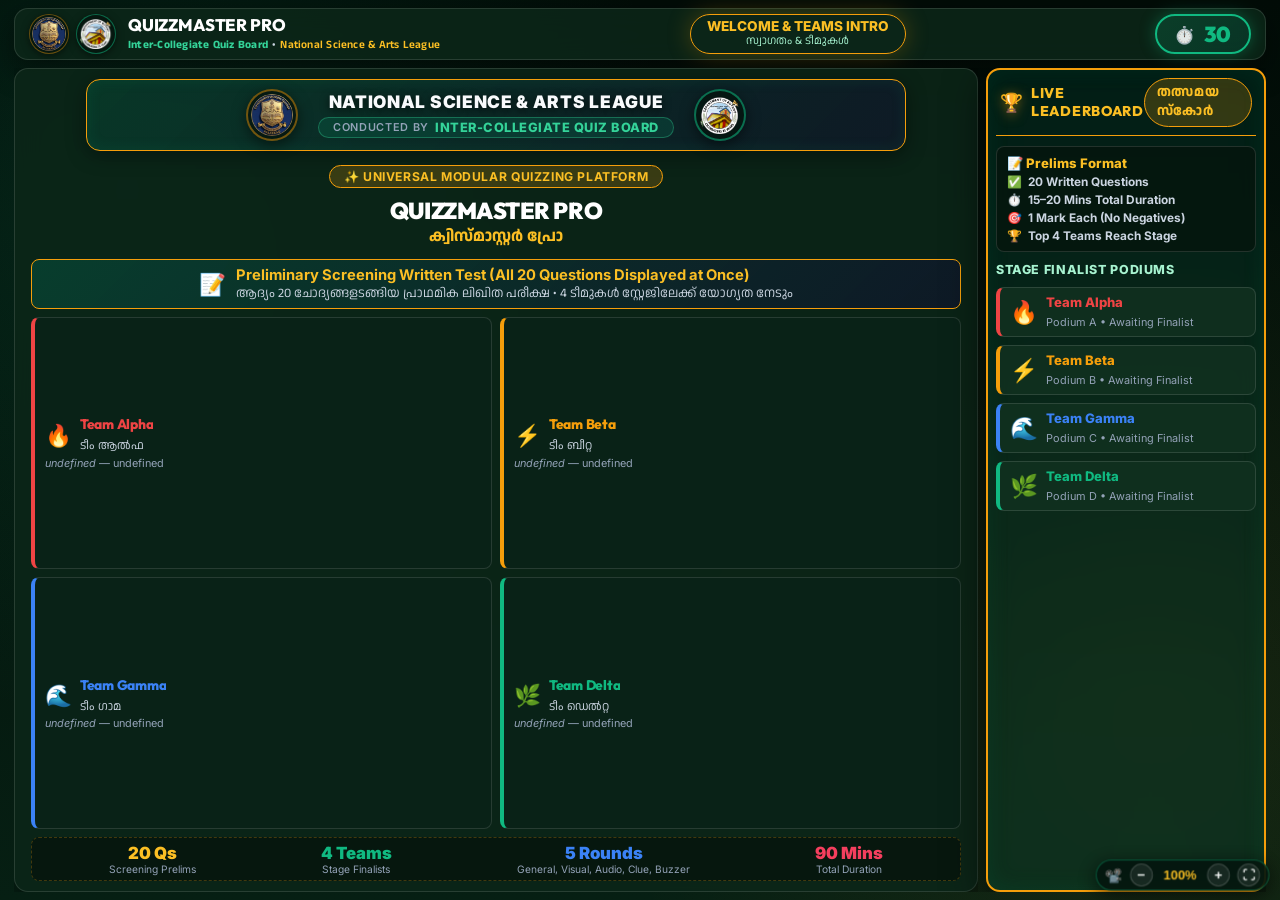
<file: index.html>
<!DOCTYPE html>
<html lang="en">
<head>
    <meta charset="UTF-8">
    <meta name="viewport" content="width=device-width, initial-scale=1.0">
    <title>The Sahyadri Wildlife Quiz 2026 | Public Projection Screen</title>
        <link rel="preconnect" href="https://fonts.googleapis.com">
    <link rel="preconnect" href="https://fonts.gstatic.com" crossorigin>
    <link href="https://fonts.googleapis.com/css2?family=Anek+Malayalam:wght@300;400;500;600;700;800&family=Outfit:wght@400;600;700;800;900&family=Inter:wght@400;500;600;700&display=swap" rel="stylesheet">
    <link rel="stylesheet" href="css/common.css?v=65">
    <link rel="stylesheet" href="css/public.css?v=65">
</head>
<body>
    <div class="public-container">
        <!-- Top Navigation & Stage HUD -->
        <header class="public-header glass-panel">
            <div class="brand-section">
                <div class="brand-institution-logos" id="publicBrandLogos">
                    <img src="assets/branding/gvc_college_emblem_512.png" alt="Primary Logo" class="brand-logo-img emblem-college" id="publicLogoPrimary" />
                    <img src="assets/branding/gvc_botany_logo.png" alt="Secondary Logo" class="brand-logo-img emblem-botany" id="publicLogoSecondary" />
                </div>
                <div class="brand-title">
                    <h1 id="publicQuizTitle">THE SAHYADRI WILDLIFE QUIZ</h1>
                    <p class="brand-conducted-by" id="publicBrandConductedBy">
                        <span class="inst-dept" id="publicDeptText">Department of Botany</span> • <span class="inst-college" id="publicInstText">Govt. Victoria College, Palakkad</span>
                    </p>
                </div>
            </div>

            <div class="round-info-pill" id="roundInfoPill">
                <span class="round-title-main" id="roundTitleEn">Stage Finals</span>
                <span class="round-title-sub ml-text" id="roundTitleMl">സ്റ്റേജ് മത്സരങ്ങൾ</span>
            </div>

            <div class="timer-container">
                <div class="timer-box" id="timerBox">30</div>
            </div>
        </header>

        <!-- Main Stage Split Layout -->
        <main class="public-body">
            <!-- Left Main Stage Area -->
            <section class="stage-main" id="stageArea">
                <!-- Dynamically populated via public_app.js -->
            </section>

            <!-- Right Dedicated Live Scoreboard (Self-Contained) -->
            <aside class="stage-sidebar glass-panel" id="stageSidebar">
                <div class="scoreboard-header">
                    <div class="scoreboard-title-group">
                        <span class="scoreboard-header-icon">🏆</span>
                        <h3>Live Leaderboard</h3>
                    </div>
                    <span class="badge badge-gold ml-text">തത്സമയ സ്കോർ</span>
                </div>
                <div class="teams-list" id="teamsList">
                    <!-- Dynamically populated & sorted 4 team score cards -->
                </div>
                <div class="stage-sidebar-footer" id="sidebarFooter">
                    <!-- Scoring rules & stage status matrix -->
                </div>
            </aside>
        </main>
    </div>

    <!-- Discreet Floating Projector Zoom & Fullscreen Calibration HUD -->
    <div id="projectorZoomHud" class="projector-zoom-hud" title="Projector Screen Calibration">
        <span class="hud-icon">📽️</span>
        <button type="button" class="hud-btn" id="hudBtnZoomOut" onclick="adjustProjectorZoom(-0.05)" title="Zoom Out (-5%)">−</button>
        <span id="hudZoomText" class="hud-text" onclick="setProjectorZoom(1.0)" title="Click to reset to 100%">100%</span>
        <button type="button" class="hud-btn" id="hudBtnZoomIn" onclick="adjustProjectorZoom(0.05)" title="Zoom In (+5%)">+</button>
        <button type="button" class="hud-btn hud-btn-fit" onclick="togglePublicFullscreen()" title="Toggle True Borderless Fullscreen (F11)">⛶</button>
    </div>

    <!-- Core Scripts -->
    <script src="presets/sample_multimedia_quiz.js?v=66"></script>
    <script src="presets/sahyadri_wildlife_2026.js?v=66"></script>
    <script src="js/media_player.js?v=66"></script>
    <script src="js/sound_effects.js?v=66"></script>
    <script src="js/quiz_data.js?v=66"></script>
    <script src="js/quiz_state.js?v=66"></script>
    <script src="js/public_app.js?v=66"></script>
</body>
</html>
</file>
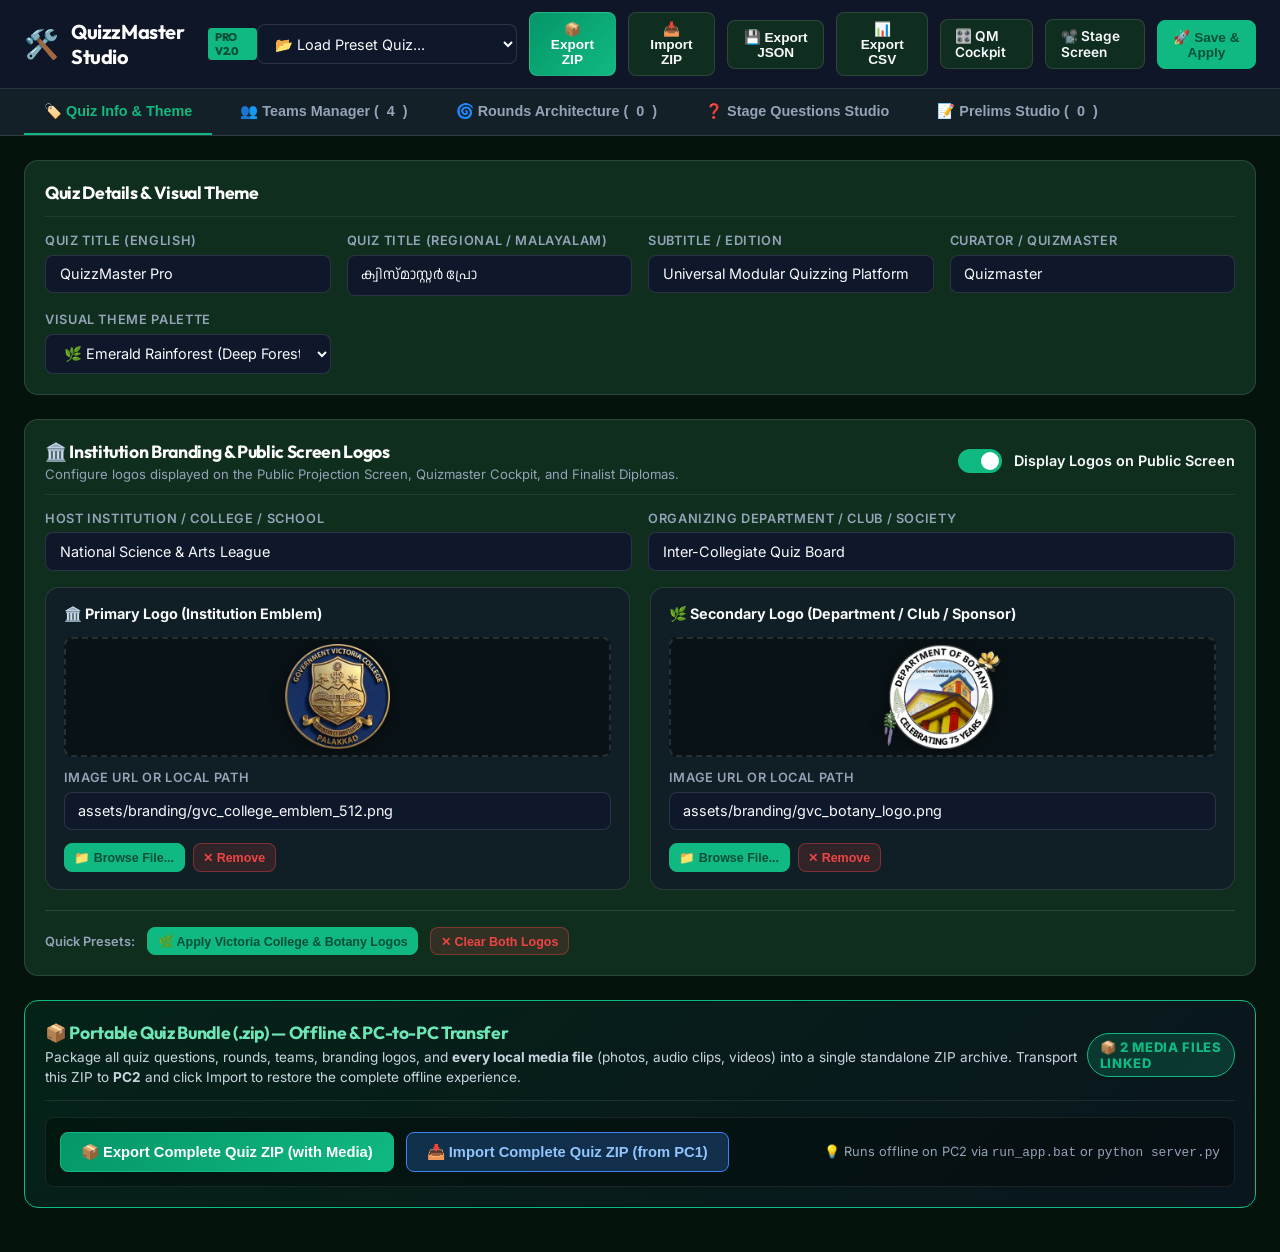
<file: builder.html>
<!DOCTYPE html>
<html lang="en">
<head>
    <meta charset="UTF-8">
    <meta name="viewport" content="width=device-width, initial-scale=1.0">
    <title>QuizzMaster Studio — Universal Quiz Builder & Configurator</title>
    <link rel="stylesheet" href="css/common.css">
    <link rel="stylesheet" href="css/builder.css">
</head>
<body>
    <!-- Top Header Navigation -->
    <header class="studio-header">
        <div class="brand-section">
            <span class="brand-icon">🛠️</span>
            <div>
                <h1 class="brand-title">QuizzMaster Studio <span class="brand-badge">Pro v2.0</span></h1>
            </div>
        </div>

        <div class="header-actions">
            <!-- Preset Selector -->
            <select id="presetSelector" class="form-select" style="max-width: 260px;" title="Load bundled preset">
                <option value="">📂 Load Preset Quiz...</option>
                <option value="sample_multimedia">✨ Sample Multi-Media Quiz (Image, Audio, Video, YouTube)</option>
                <option value="sahyadri_wildlife">🌿 Sahyadri Wildlife Quiz 2026 (Preserved Archive)</option>
                <option value="clean_blank">🧹 Clean Blank Quiz (Start from Scratch)</option>
            </select>

            <button type="button" class="btn" id="btnExportZip" style="background: linear-gradient(135deg, #059669, #10b981); color: #fff; font-weight: 700;" title="Export complete quiz including all media files as a portable ZIP for PC2">📦 Export ZIP</button>
            <button type="button" class="btn" id="btnImportZip" title="Import portable quiz package ZIP or JSON from another PC">📥 Import ZIP</button>
            <input type="file" id="fileImportZip" accept=".zip,.json" style="display:none;">

            <button type="button" class="btn" id="btnExportJson" title="Export complete quiz as JSON">💾 Export JSON</button>
            <button type="button" class="btn" id="btnExportCsv" title="Export questions as CSV">📊 Export CSV</button>

            <a href="qm_control.html" target="_blank" class="btn" title="Open Quizmaster Cockpit in new window">🎛️ QM Cockpit</a>
            <a href="index.html" target="_blank" class="btn" title="Open Public Stage Display in new window">📽️ Stage Screen</a>

            <button type="button" class="btn btn-primary" id="btnSaveApply" title="Save changes and broadcast live to all screens">🚀 Save & Apply</button>
        </div>
    </header>

    <!-- Sub-navigation Tabs -->
    <nav class="studio-tabs">
        <button type="button" class="tab-btn active" data-tab="tab-meta">🏷️ Quiz Info & Theme</button>
        <button type="button" class="tab-btn" data-tab="tab-teams">👥 Teams Manager (<span id="teamCountBadge">4</span>)</button>
        <button type="button" class="tab-btn" data-tab="tab-rounds">🌀 Rounds Architecture (<span id="roundCountBadge">6</span>)</button>
        <button type="button" class="tab-btn" data-tab="tab-questions">❓ Stage Questions Studio</button>
        <button type="button" class="tab-btn" data-tab="tab-prelims">📝 Prelims Studio (<span id="prelimCountBadge">0</span>)</button>
    </nav>

    <!-- Main Content Area -->
    <main class="studio-main">
        <!-- TAB 1: METADATA & THEME -->
        <section id="tab-meta" class="tab-pane active">
            <div class="studio-card">
                <div class="card-header">
                    <h2 class="card-title">Quiz Details & Visual Theme</h2>
                </div>
                <div class="form-grid">
                    <div class="form-group">
                        <label class="form-label" for="metaTitle">Quiz Title (English)</label>
                        <input type="text" id="metaTitle" class="form-input" placeholder="e.g. Annual Inter-Collegiate Quiz 2026">
                    </div>
                    <div class="form-group">
                        <label class="form-label" for="metaTitleMl">Quiz Title (Regional / Malayalam)</label>
                        <input type="text" id="metaTitleMl" class="form-input ml-text" placeholder="e.g. വാർഷിക ക്വിസ് മത്സരം 2026">
                    </div>
                    <div class="form-group">
                        <label class="form-label" for="metaSubtitle">Subtitle / Edition</label>
                        <input type="text" id="metaSubtitle" class="form-input" placeholder="e.g. College Level Championship">
                    </div>
                    <div class="form-group">
                        <label class="form-label" for="metaCurator">Curator / Quizmaster</label>
                        <input type="text" id="metaCurator" class="form-input" placeholder="e.g. Department of Botany / Wildlife Club">
                    </div>
                    <div class="form-group">
                        <label class="form-label" for="metaTheme">Visual Theme Palette</label>
                        <select id="metaTheme" class="form-select">
                            <option value="emerald">🌿 Emerald Rainforest (Deep Forest Green & Gold)</option>
                            <option value="sapphire">🌊 Oceanic Sapphire (Deep Navy & Electric Cyan)</option>
                            <option value="obsidian">🌋 Volcanic Obsidian (Crimson & Rose Gold)</option>
                            <option value="amethyst">🔮 Royal Amethyst (Deep Purple & Radiant Violet)</option>
                            <option value="slate">🏔️ Arctic Slate (Midnight Blue-Grey & Sky Blue)</option>
                            <option value="savanna">🦁 Golden Savanna (Warm Dusk Bronze & Amber)</option>
                            <option value="cyber">⚡ Cyberpunk Neon (Electric Purple & Neon Cyan)</option>
                            <option value="monochrome">🎩 Imperial Monochrome (Deep Charcoal & Regal Gold)</option>
                        </select>
                    </div>
                </div>
            </div>

            <!-- CARD 2: INSTITUTION & BRANDING LOGOS -->
            <div class="studio-card" style="margin-top: 1.5rem;">
                <div class="card-header">
                    <div>
                        <h2 class="card-title">🏛️ Institution Branding & Public Screen Logos</h2>
                        <p style="font-size: 0.82rem; color: var(--text-secondary); margin-top: 0.2rem;">
                            Configure logos displayed on the Public Projection Screen, Quizmaster Cockpit, and Finalist Diplomas.
                        </p>
                    </div>
                    <label class="toggle-switch-label">
                        <input type="checkbox" id="metaShowLogos" class="toggle-switch-input" checked>
                        <span>Display Logos on Public Screen</span>
                    </label>
                </div>

                <div class="form-grid" style="grid-template-columns: 1fr 1fr; margin-bottom: 1rem;">
                    <div class="form-group">
                        <label class="form-label" for="metaInstitution">Host Institution / College / School</label>
                        <input type="text" id="metaInstitution" class="form-input" placeholder="e.g. Government Victoria College, Palakkad">
                    </div>
                    <div class="form-group">
                        <label class="form-label" for="metaDepartment">Organizing Department / Club / Society</label>
                        <input type="text" id="metaDepartment" class="form-input" placeholder="e.g. Department of Botany">
                    </div>
                </div>

                <div class="branding-grid">
                    <!-- Primary Logo (Institution / Main Emblem) -->
                    <div class="logo-card">
                        <div class="logo-card-title">
                            <span>🏛️ Primary Logo (Institution Emblem)</span>
                        </div>
                        <div class="logo-preview-box" id="logoPrimaryPreview">
                            <div class="logo-placeholder">
                                <span>🏛️</span>
                                <span>No logo loaded</span>
                            </div>
                        </div>
                        <div class="form-group">
                            <label class="form-label" for="metaLogoPrimary">Image URL or Local Path</label>
                            <input type="text" id="metaLogoPrimary" class="form-input" placeholder="e.g. assets/branding/gvc_college_emblem_512.png">
                        </div>
                        <div class="logo-actions">
                            <button type="button" class="btn btn-sm btn-primary" id="btnUploadLogoPrimary">📁 Browse File...</button>
                            <input type="file" id="fileLogoPrimary" accept="image/*" style="display: none;">
                            <button type="button" class="btn btn-sm btn-danger" id="btnClearLogoPrimary">✕ Remove</button>
                        </div>
                    </div>

                    <!-- Secondary Logo (Department / Club / Sponsor) -->
                    <div class="logo-card">
                        <div class="logo-card-title">
                            <span>🌿 Secondary Logo (Department / Club / Sponsor)</span>
                        </div>
                        <div class="logo-preview-box" id="logoSecondaryPreview">
                            <div class="logo-placeholder">
                                <span>🌿</span>
                                <span>No logo loaded</span>
                            </div>
                        </div>
                        <div class="form-group">
                            <label class="form-label" for="metaLogoSecondary">Image URL or Local Path</label>
                            <input type="text" id="metaLogoSecondary" class="form-input" placeholder="e.g. assets/branding/gvc_botany_logo.png">
                        </div>
                        <div class="logo-actions">
                            <button type="button" class="btn btn-sm btn-primary" id="btnUploadLogoSecondary">📁 Browse File...</button>
                            <input type="file" id="fileLogoSecondary" accept="image/*" style="display: none;">
                            <button type="button" class="btn btn-sm btn-danger" id="btnClearLogoSecondary">✕ Remove</button>
                        </div>
                    </div>
                </div>

                <!-- Quick Presets Row -->
                <div style="display: flex; gap: 0.75rem; align-items: center; margin-top: 1.25rem; padding-top: 1rem; border-top: 1px solid var(--border-color); flex-wrap: wrap;">
                    <span style="font-size: 0.8rem; color: var(--text-secondary); font-weight: 600;">Quick Presets:</span>
                    <button type="button" class="btn btn-sm btn-primary" id="btnPresetGvcLogos">🌿 Apply Victoria College & Botany Logos</button>
                    <button type="button" class="btn btn-sm btn-danger" id="btnClearAllLogos">✕ Clear Both Logos</button>
                </div>
            </div>

            <!-- CARD 3: PORTABLE QUIZ BUNDLE (PC1 ➔ PC2 TRANSFER) -->
            <div class="studio-card" style="margin-top: 1.5rem; background: linear-gradient(135deg, rgba(6, 78, 59, 0.25), rgba(15, 23, 42, 0.55)); border: 1.5px solid #10B981;">
                <div class="card-header">
                    <div>
                        <h2 class="card-title" style="color: #6EE7B7;">📦 Portable Quiz Bundle (.zip) — Offline & PC-to-PC Transfer</h2>
                        <p style="font-size: 0.85rem; color: #CBD5E1; margin-top: 0.25rem; line-height: 1.45;">
                            Package all quiz questions, rounds, teams, branding logos, and <strong>every local media file</strong> (photos, audio clips, videos) into a single standalone ZIP archive. Transport this ZIP to <strong>PC2</strong> and click Import to restore the complete offline experience.
                        </p>
                    </div>
                    <span class="badge badge-emerald" id="bundleMediaCountBadge" style="font-size: 0.82rem; padding: 5px 12px; font-weight: 800;">
                        Media Ready
                    </span>
                </div>

                <div style="display: flex; gap: 12px; align-items: center; flex-wrap: wrap; margin-top: 0.5rem; padding: 14px; background: rgba(0,0,0,0.3); border-radius: 8px; border: 1px solid rgba(255,255,255,0.08);">
                    <button type="button" class="btn btn-primary" id="btnExportZipCard" style="background: linear-gradient(135deg, #059669, #10b981); color: #FFF; font-weight: 800; padding: 10px 20px; font-size: 0.92rem; display: inline-flex; align-items: center; gap: 8px;">
                        📦 Export Complete Quiz ZIP (with Media)
                    </button>
                    <button type="button" class="btn btn-secondary" id="btnImportZipCard" style="background: rgba(59, 130, 246, 0.25); border: 1.5px solid #3B82F6; color: #93C5FD; font-weight: 800; padding: 10px 20px; font-size: 0.92rem; display: inline-flex; align-items: center; gap: 8px;">
                        📥 Import Complete Quiz ZIP (from PC1)
                    </button>
                    <span style="font-size: 0.8rem; color: #94A3B8; margin-left: auto;">
                        💡 Runs offline on PC2 via <code>run_app.bat</code> or <code>python server.py</code>
                    </span>
                </div>
            </div>
        </section>

        <!-- TAB 2: TEAMS CONFIGURATION -->
        <section id="tab-teams" class="tab-pane">
            <div class="studio-card">
                <div class="card-header">
                    <h2 class="card-title">Participating Teams Configuration</h2>
                    <div style="display:flex; align-items:center; gap: 0.75rem;">
                        <span style="font-size: 0.85rem; color: var(--text-secondary);">Team Count:</span>
                        <input type="range" id="teamCountSlider" min="2" max="12" value="4" style="width: 120px; cursor: pointer;">
                        <span id="teamCountDisplay" style="font-weight: 700; color: var(--accent); min-width: 20px;">4</span>
                        <button type="button" class="btn btn-sm btn-primary" id="btnAddTeam">+ Add Team</button>
                    </div>
                </div>
                <div class="teams-grid" id="teamsContainer">
                    <!-- Dynamic Team Cards Injected by JS -->
                </div>
            </div>
        </section>

        <!-- TAB 3: ROUNDS CONFIGURATION -->
        <section id="tab-rounds" class="tab-pane">
            <div class="studio-card">
                <div class="card-header">
                    <h2 class="card-title">Rounds & Scoring Profiles</h2>
                    <button type="button" class="btn btn-sm btn-primary" id="btnAddRound">+ Add New Round</button>
                </div>
                <div class="rounds-list" id="roundsContainer">
                    <!-- Dynamic Round Cards Injected by JS -->
                </div>
            </div>
        </section>

        <!-- TAB 4: QUESTIONS & MEDIA STUDIO -->
        <section id="tab-questions" class="tab-pane">
            <div class="questions-layout">
                <!-- Sidebar: Question List for Selected Round -->
                <aside class="questions-sidebar">
                    <div class="form-group">
                        <label class="form-label" for="qRoundSelector">Active Round</label>
                        <select id="qRoundSelector" class="form-select">
                            <!-- Injected by JS -->
                        </select>
                    </div>
                    <div style="display: flex; justify-content: space-between; align-items: center; margin-top: 0.25rem;">
                        <span style="font-size: 0.8rem; color: var(--text-secondary);">Questions in Round:</span>
                        <button type="button" class="btn btn-sm btn-primary" id="btnAddQuestion">+ Add</button>
                    </div>
                    <div class="question-nav-list" id="questionNavList">
                        <!-- Injected by JS -->
                    </div>
                </aside>

                <!-- Main Form: Active Question Editor -->
                <div class="studio-card" id="questionEditorCard">
                    <div class="card-header">
                        <div style="display: flex; align-items: center; gap: 0.75rem;">
                            <span class="round-type-pill" id="activeQuestionSerialBadge">R01-Q1</span>
                            <h2 class="card-title" id="activeQuestionHeading">Question Editor</h2>
                        </div>
                        <div style="display: flex; gap: 0.5rem;">
                            <button type="button" class="btn btn-sm btn-danger" id="btnDeleteQuestion">🗑️ Delete Question</button>
                        </div>
                    </div>

                    <!-- Question Prompts -->
                    <div class="form-grid" style="grid-template-columns: 1fr 1fr; margin-bottom: 1.25rem;">
                        <div class="form-group">
                            <label class="form-label" for="qTextEn">Question Prompt (English)</label>
                            <textarea id="qTextEn" class="form-textarea" placeholder="Enter question text here..."></textarea>
                        </div>
                        <div class="form-group">
                            <label class="form-label" for="qTextMl">Question Prompt (Regional / Malayalam)</label>
                            <textarea id="qTextMl" class="form-textarea ml-text" placeholder="ചോദ്യം ഇവിടെ ടൈപ്പ് ചെയ്യുക..."></textarea>
                        </div>
                    </div>

                    <!-- Question Media Slot -->
                    <div class="media-slot-box">
                        <div style="display: flex; justify-content: space-between; align-items: center;">
                            <label class="form-label" style="color: var(--accent);">📷 Question Media (Shown before/with question)</label>
                            <div style="display: flex; gap: 0.5rem; align-items: center;">
                                <select id="qMediaType" class="form-select" style="padding: 0.3rem 0.6rem; font-size: 0.85rem;">
                                    <option value="none">No Media (Text Only)</option>
                                    <option value="image">Image (JPG/PNG/WebP)</option>
                                    <option value="audio">Audio (MP3/WAV/Bioacoustic)</option>
                                    <option value="video">Local Video (MP4/WebM)</option>
                                    <option value="youtube">YouTube Video Clip</option>
                                </select>
                            </div>
                        </div>

                        <div id="qMediaFields" style="margin-top: 0.75rem; display: none;">
                            <div class="form-grid" style="grid-template-columns: 1fr auto auto;">
                                <div class="form-group" style="flex: 1;">
                                    <div style="display: flex; justify-content: space-between; align-items: center; margin-bottom: 0.35rem;">
                                        <label class="form-label" for="qMediaSrc" style="margin: 0;">Media URL / Local PC File / YouTube URL</label>
                                        <div style="display: flex; gap: 0.35rem; align-items: center;">
                                            <button type="button" class="btn btn-sm btn-secondary" id="btnUploadQMedia" style="padding: 2px 8px; font-size: 0.76rem; background: rgba(16, 185, 129, 0.2); border: 1px solid #10b981; color: #6ee7b7; font-weight: 600;" title="Choose local image or audio from this PC">📁 Choose from PC</button>
                                            <button type="button" class="btn btn-sm" id="btnClearQMedia" style="padding: 2px 7px; font-size: 0.74rem; background: rgba(239, 68, 68, 0.15); border: 1px solid #ef4444; color: #fca5a5;" title="Clear Media">✕ Clear</button>
                                            <input type="file" id="fileQMediaUpload" accept="image/*,audio/*,video/*" style="display: none;">
                                        </div>
                                    </div>
                                    <input type="text" id="qMediaSrc" class="form-input" placeholder="e.g. data:... or local file or https://youtu.be/xxx">
                                </div>
                                <div class="form-group yt-only-field" style="display:none; width: 100px;">
                                    <label class="form-label" for="qMediaYtStart">Start (Sec)</label>
                                    <input type="number" id="qMediaYtStart" class="form-input" min="0" placeholder="0">
                                </div>
                                <div class="form-group yt-only-field" style="display:none; width: 100px;">
                                    <label class="form-label" for="qMediaYtEnd">End (Sec)</label>
                                    <input type="number" id="qMediaYtEnd" class="form-input" min="0" placeholder="30">
                                </div>
                            </div>
                            <!-- Live Preview Area -->
                            <div class="media-preview-area" id="qMediaPreview">
                                <div class="media-preview-placeholder"><span>Preview will appear here</span></div>
                            </div>
                        </div>
                    </div>

                    <!-- Answers -->
                    <div class="form-grid" style="grid-template-columns: 1fr 1fr; margin-top: 1.25rem;">
                        <div class="form-group">
                            <label class="form-label" for="aTextEn">Answer (English / Scientific)</label>
                            <input type="text" id="aTextEn" class="form-input" placeholder="e.g. Malabar Giant Squirrel (Ratufa indica)">
                        </div>
                        <div class="form-group">
                            <label class="form-label" for="aTextMl">Answer (Regional / Malayalam)</label>
                            <input type="text" id="aTextMl" class="form-input ml-text" placeholder="e.g. മലയണ്ണാൻ">
                        </div>
                    </div>

                    <!-- Answer Media Slot -->
                    <div class="media-slot-box" style="margin-top: 1.25rem;">
                        <div style="display: flex; justify-content: space-between; align-items: center;">
                            <label class="form-label" style="color: #38bdf8;">🎬 Answer Media (Shown upon Answer Reveal)</label>
                            <select id="aMediaType" class="form-select" style="padding: 0.3rem 0.6rem; font-size: 0.85rem;">
                                <option value="none">No Media (Text Only)</option>
                                <option value="image">Image (High-Res Photograph)</option>
                                <option value="audio">Audio Track</option>
                                <option value="video">Local Video (MP4)</option>
                                <option value="youtube">YouTube Clip</option>
                            </select>
                        </div>

                        <div id="aMediaFields" style="margin-top: 0.75rem; display: none;">
                            <div class="form-grid" style="grid-template-columns: 1fr auto auto;">
                                <div class="form-group" style="flex: 1;">
                                    <div style="display: flex; justify-content: space-between; align-items: center; margin-bottom: 0.35rem;">
                                        <label class="form-label" for="aMediaSrc" style="margin: 0;">Answer Media URL / Local PC File / YouTube URL</label>
                                        <div style="display: flex; gap: 0.35rem; align-items: center;">
                                            <button type="button" class="btn btn-sm btn-secondary" id="btnUploadAMedia" style="padding: 2px 8px; font-size: 0.76rem; background: rgba(16, 185, 129, 0.2); border: 1px solid #10b981; color: #6ee7b7; font-weight: 600;" title="Choose local image or audio from this PC">📁 Choose from PC</button>
                                            <button type="button" class="btn btn-sm" id="btnClearAMedia" style="padding: 2px 7px; font-size: 0.74rem; background: rgba(239, 68, 68, 0.15); border: 1px solid #ef4444; color: #fca5a5;" title="Clear Media">✕ Clear</button>
                                            <input type="file" id="fileAMediaUpload" accept="image/*,audio/*,video/*" style="display: none;">
                                        </div>
                                    </div>
                                    <input type="text" id="aMediaSrc" class="form-input" placeholder="e.g. data:... or local file or https://youtu.be/xxx">
                                </div>
                                <div class="form-group a-yt-only-field" style="display:none; width: 100px;">
                                    <label class="form-label" for="aMediaYtStart">Start (Sec)</label>
                                    <input type="number" id="aMediaYtStart" class="form-input" min="0" placeholder="0">
                                </div>
                                <div class="form-group a-yt-only-field" style="display:none; width: 100px;">
                                    <label class="form-label" for="aMediaYtEnd">End (Sec)</label>
                                    <input type="number" id="aMediaYtEnd" class="form-input" min="0" placeholder="30">
                                </div>
                            </div>
                            <!-- Live Preview Area -->
                            <div class="media-preview-area" id="aMediaPreview">
                                <div class="media-preview-placeholder"><span>Answer preview will appear here</span></div>
                            </div>
                        </div>
                    </div>

                    <!-- Clues (For Clue Hunter Round) -->
                    <div id="cluesSection" style="margin-top: 1.25rem; display: none;">
                        <label class="form-label" style="color: var(--warning);">🕵️ Progressive Clues (Clue Hunter Mode)</label>
                        <div class="form-grid" style="grid-template-columns: 1fr 1fr; margin-top: 0.5rem;">
                            <div class="form-group">
                                <label class="form-label" for="clue1En">Clue 1 (+15 Pts)</label>
                                <input type="text" id="clue1En" class="form-input" placeholder="First obscure clue...">
                            </div>
                            <div class="form-group">
                                <label class="form-label" for="clue1Ml">Clue 1 (Malayalam)</label>
                                <input type="text" id="clue1Ml" class="form-input ml-text" placeholder="സൂചന 1...">
                            </div>
                            <div class="form-group">
                                <label class="form-label" for="clue2En">Clue 2 (+10 Pts)</label>
                                <input type="text" id="clue2En" class="form-input" placeholder="Second intermediate clue...">
                            </div>
                            <div class="form-group">
                                <label class="form-label" for="clue2Ml">Clue 2 (Malayalam)</label>
                                <input type="text" id="clue2Ml" class="form-input ml-text" placeholder="സൂചന 2...">
                            </div>
                            <div class="form-group">
                                <label class="form-label" for="clue3En">Clue 3 (+5 Pts)</label>
                                <input type="text" id="clue3En" class="form-input" placeholder="Third direct clue...">
                            </div>
                            <div class="form-group">
                                <label class="form-label" for="clue3Ml">Clue 3 (Malayalam)</label>
                                <input type="text" id="clue3Ml" class="form-input ml-text" placeholder="സൂചന 3...">
                            </div>
                        </div>
                    </div>

                    <!-- Facts & Notes -->
                    <div class="form-grid" style="grid-template-columns: 1fr 1fr; margin-top: 1.25rem;">
                        <div class="form-group">
                            <label class="form-label" for="factEn">Fun Fact / Background Explanation (English)</label>
                            <textarea id="factEn" class="form-textarea" placeholder="Extra ecological trivia or historical lore..."></textarea>
                        </div>
                        <div class="form-group">
                            <label class="form-label" for="factMl">Fun Fact (Regional / Malayalam)</label>
                            <textarea id="factMl" class="form-textarea ml-text" placeholder="അധിക വിവരങ്ങൾ..."></textarea>
                        </div>
                    </div>
                </div>
            </div>
        </section>

        <!-- TAB 5: PRELIMS SCREENING STUDIO -->
        <section id="tab-prelims" class="tab-pane">
            <div class="studio-card" style="margin-bottom: 1.25rem;">
                <div class="card-header">
                    <div>
                        <h2 class="card-title">📝 Preliminary Written Screening Architecture</h2>
                        <p style="font-size: 0.82rem; color: var(--text-secondary); margin-top: 0.2rem;">
                            Configure the preliminary written test: play questions to the hall, then reveal and explain answers later one-by-one.
                        </p>
                    </div>
                    <div style="display:flex; gap: 0.5rem; align-items:center; flex-wrap: wrap;">
                        <button type="button" class="btn btn-sm btn-primary" id="btnAddPrelim">+ Add Prelim Q</button>
                        <button type="button" class="btn btn-sm btn-primary" id="btnAddPrelimTB" style="background:#d97706; border-color:#f59e0b;">🚨 Add Tie-Breaker</button>
                        <button type="button" class="btn btn-sm" onclick="window.open('prelims_print.html', '_blank')" style="background: rgba(37,99,235,0.25); border: 1px solid #3b82f6; color: #93c5fd;">🖨️ Print Paper (A4)</button>
                    </div>
                </div>

                <div class="form-grid" style="grid-template-columns: repeat(auto-fit, minmax(180px, 1fr));">
                    <div class="form-group">
                        <label class="form-label" for="prelimTimerDuration">Timer per Question (Sec)</label>
                        <input type="number" id="prelimTimerDuration" class="form-input" value="30" min="5" max="300">
                    </div>
                    <div class="form-group">
                        <label class="form-label">Default Advance Mode</label>
                        <label class="toggle-switch-label" style="margin-top: 0.35rem;">
                            <input type="checkbox" id="prelimAutoAdvanceDefault" class="toggle-switch-input" checked>
                            <span>Auto-advance when timer completes</span>
                        </label>
                    </div>
                    <div class="form-group">
                        <label class="form-label">Regular Screening Questions</label>
                        <div id="prelimRegularCountDisplay" style="font-weight: 700; color: var(--accent); padding-top: 0.4rem;">0 Questions</div>
                    </div>
                    <div class="form-group">
                        <label class="form-label">Sudden-Death Tie-Breakers</label>
                        <div id="prelimTBCountDisplay" style="font-weight: 700; color: #f59e0b; padding-top: 0.4rem;">0 Questions</div>
                    </div>
                </div>
            </div>

            <!-- Prelims Questions Layout -->
            <div class="questions-layout">
                <!-- Sidebar: Prelim Question List -->
                <aside class="questions-sidebar">
                    <div style="display: flex; justify-content: space-between; align-items: center; margin-bottom: 0.5rem;">
                        <span style="font-size: 0.85rem; font-weight: 700; color: var(--text-primary);">Questions List:</span>
                        <span id="prelimTotalBadge" style="font-size: 0.75rem; background: rgba(16,185,129,0.2); color: #34d399; padding: 2px 8px; border-radius: 12px; font-weight: 700;">0 Total</span>
                    </div>
                    <div class="question-nav-list" id="prelimNavList" style="max-height: 520px; overflow-y: auto;">
                        <!-- Injected by JS -->
                    </div>
                </aside>

                <!-- Main Form: Active Prelim Question Editor -->
                <div class="studio-card" id="prelimEditorCard">
                    <div class="card-header">
                        <div style="display: flex; align-items: center; gap: 0.75rem;">
                            <span class="round-type-pill" id="activePrelimSerialBadge" style="background: #059669;">P01</span>
                            <h2 class="card-title" id="activePrelimHeading">Prelim Question Editor</h2>
                        </div>
                        <div style="display: flex; gap: 0.5rem; align-items: center;">
                            <label class="toggle-switch-label" style="font-size: 0.8rem; margin-right: 0.5rem;">
                                <input type="checkbox" id="prelimIsTiebreaker" class="toggle-switch-input">
                                <span style="color: #f59e0b; font-weight: 600;">🚨 Tie-Breaker</span>
                            </label>
                            <button type="button" class="btn btn-sm btn-danger" id="btnDeletePrelim">🗑️ Delete Question</button>
                        </div>
                    </div>

                    <!-- Question Prompts -->
                    <div class="form-grid" style="grid-template-columns: 1fr 1fr; margin-bottom: 1.25rem;">
                        <div class="form-group">
                            <label class="form-label" for="pQTextEn">Question Prompt (English)</label>
                            <textarea id="pQTextEn" class="form-textarea" placeholder="Enter prelim screening question text here..."></textarea>
                        </div>
                        <div class="form-group">
                            <label class="form-label" for="pQTextMl">Question Prompt (Regional / Malayalam)</label>
                            <textarea id="pQTextMl" class="form-textarea ml-text" placeholder="പ്രാഥമിക ചോദ്യം മലയാളത്തിൽ..."></textarea>
                        </div>
                    </div>

                    <!-- Question Media Slot -->
                    <div class="media-slot-box">
                        <div style="display: flex; justify-content: space-between; align-items: center;">
                            <label class="form-label" style="color: var(--accent);">📷 Question Visual / Audio Media (Shown during question presentation)</label>
                            <select id="pQMediaType" class="form-select" style="padding: 0.3rem 0.6rem; font-size: 0.85rem;">
                                <option value="none">No Media (Text Only)</option>
                                <option value="image">Image (Photograph / Diagram)</option>
                                <option value="audio">Audio Clip</option>
                                <option value="video">Local Video (MP4)</option>
                                <option value="youtube">YouTube Clip</option>
                            </select>
                        </div>

                        <div id="pQMediaFields" style="margin-top: 0.75rem; display: none;">
                            <div class="form-grid" style="grid-template-columns: 1fr auto auto;">
                                <div class="form-group" style="flex: 1;">
                                    <div style="display: flex; justify-content: space-between; align-items: center; margin-bottom: 0.35rem;">
                                        <label class="form-label" for="pQMediaSrc" style="margin: 0;">Question Media URL / Local PC File / YouTube URL</label>
                                        <div style="display: flex; gap: 0.35rem; align-items: center;">
                                            <button type="button" class="btn btn-sm btn-secondary" id="btnUploadPQMedia" style="padding: 2px 8px; font-size: 0.76rem; background: rgba(16, 185, 129, 0.2); border: 1px solid #10b981; color: #6ee7b7; font-weight: 600;" title="Choose local image or audio from this PC">📁 Choose from PC</button>
                                            <button type="button" class="btn btn-sm" id="btnClearPQMedia" style="padding: 2px 7px; font-size: 0.74rem; background: rgba(239, 68, 68, 0.15); border: 1px solid #ef4444; color: #fca5a5;" title="Clear Media">✕ Clear</button>
                                            <input type="file" id="filePQMediaUpload" accept="image/*,audio/*,video/*" style="display: none;">
                                        </div>
                                    </div>
                                    <input type="text" id="pQMediaSrc" class="form-input" placeholder="e.g. data:... or local file or https://youtu.be/xxx">
                                </div>
                                <div class="form-group p-q-yt-only" style="display:none; width: 100px;">
                                    <label class="form-label" for="pQMediaYtStart">Start (Sec)</label>
                                    <input type="number" id="pQMediaYtStart" class="form-input" min="0" placeholder="0">
                                </div>
                                <div class="form-group p-q-yt-only" style="display:none; width: 100px;">
                                    <label class="form-label" for="pQMediaYtEnd">End (Sec)</label>
                                    <input type="number" id="pQMediaYtEnd" class="form-input" min="0" placeholder="30">
                                </div>
                            </div>
                            <!-- Live Preview Area -->
                            <div class="media-preview-area" id="pQMediaPreview">
                                <div class="media-preview-placeholder"><span>Question media preview</span></div>
                            </div>
                        </div>
                    </div>

                    <!-- Answer Prompts -->
                    <div class="form-grid" style="grid-template-columns: 1fr 1fr; margin-top: 1.25rem; margin-bottom: 1.25rem;">
                        <div class="form-group">
                            <label class="form-label" for="pATextEn" style="color: var(--accent);">✓ Official Answer (English)</label>
                            <input type="text" id="pATextEn" class="form-input" placeholder="Enter official answer...">
                        </div>
                        <div class="form-group">
                            <label class="form-label" for="pATextMl" style="color: var(--accent);">✓ Official Answer (Regional / Malayalam)</label>
                            <input type="text" id="pATextMl" class="form-input ml-text" placeholder="ഔദ്യോഗിക ശരിയുത്തരം...">
                        </div>
                    </div>

                    <!-- Answer Media Slot (Revealed later one by one!) -->
                    <div class="media-slot-box">
                        <div style="display: flex; justify-content: space-between; align-items: center;">
                            <label class="form-label" style="color: #3b82f6;">🖼️ Answer Media (Revealed during Answer Phase)</label>
                            <select id="pAMediaType" class="form-select" style="padding: 0.3rem 0.6rem; font-size: 0.85rem;">
                                <option value="none">No Media (Text Only)</option>
                                <option value="image">Image (Answer Photograph)</option>
                                <option value="audio">Audio Clip</option>
                                <option value="video">Local Video (MP4)</option>
                                <option value="youtube">YouTube Clip</option>
                            </select>
                        </div>

                        <div id="pAMediaFields" style="margin-top: 0.75rem; display: none;">
                            <div class="form-grid" style="grid-template-columns: 1fr auto auto;">
                                <div class="form-group" style="flex: 1;">
                                    <div style="display: flex; justify-content: space-between; align-items: center; margin-bottom: 0.35rem;">
                                        <label class="form-label" for="pAMediaSrc" style="margin: 0;">Answer Media URL / Local PC File / YouTube URL</label>
                                        <div style="display: flex; gap: 0.35rem; align-items: center;">
                                            <button type="button" class="btn btn-sm btn-secondary" id="btnUploadPAMedia" style="padding: 2px 8px; font-size: 0.76rem; background: rgba(16, 185, 129, 0.2); border: 1px solid #10b981; color: #6ee7b7; font-weight: 600;" title="Choose local image or audio from this PC">📁 Choose from PC</button>
                                            <button type="button" class="btn btn-sm" id="btnClearPAMedia" style="padding: 2px 7px; font-size: 0.74rem; background: rgba(239, 68, 68, 0.15); border: 1px solid #ef4444; color: #fca5a5;" title="Clear Media">✕ Clear</button>
                                            <input type="file" id="filePAMediaUpload" accept="image/*,audio/*,video/*" style="display: none;">
                                        </div>
                                    </div>
                                    <input type="text" id="pAMediaSrc" class="form-input" placeholder="e.g. data:... or local file or https://youtu.be/xxx">
                                </div>
                                <div class="form-group p-a-yt-only" style="display:none; width: 100px;">
                                    <label class="form-label" for="pAMediaYtStart">Start (Sec)</label>
                                    <input type="number" id="pAMediaYtStart" class="form-input" min="0" placeholder="0">
                                </div>
                                <div class="form-group p-a-yt-only" style="display:none; width: 100px;">
                                    <label class="form-label" for="pAMediaYtEnd">End (Sec)</label>
                                    <input type="number" id="pAMediaYtEnd" class="form-input" min="0" placeholder="30">
                                </div>
                            </div>
                            <!-- Live Preview Area -->
                            <div class="media-preview-area" id="pAMediaPreview">
                                <div class="media-preview-placeholder"><span>Answer media preview</span></div>
                            </div>
                        </div>
                    </div>

                    <!-- Facts & Explanations -->
                    <div class="form-grid" style="grid-template-columns: 1fr 1fr; margin-top: 1.25rem;">
                        <div class="form-group">
                            <label class="form-label" for="pFactEn">Fun Fact / Background Explanation (English)</label>
                            <textarea id="pFactEn" class="form-textarea" placeholder="Interesting background trivia or explanation for answer phase..."></textarea>
                        </div>
                        <div class="form-group">
                            <label class="form-label" for="pFactMl">Fun Fact (Regional / Malayalam)</label>
                            <textarea id="pFactMl" class="form-textarea ml-text" placeholder="പ്രസക്ത വിവരണം..."></textarea>
                        </div>
                    </div>
                </div>
            </div>
        </section>
    </main>

    <!-- Status Toast Notification -->
    <div id="statusToast" class="status-toast">Quiz Updated & Synchronized!</div>

    <!-- Scripts -->
    <script src="js/vendor/jszip.min.js"></script>
    <script src="presets/sahyadri_wildlife_2026.js"></script>
    <script src="presets/sample_multimedia_quiz.js"></script>
    <script src="js/media_player.js"></script>
    <script src="js/quiz_data.js"></script>
    <script src="js/quiz_state.js"></script>
    <script src="js/builder_app.js?v=71"></script>
</body>
</html>
</file>
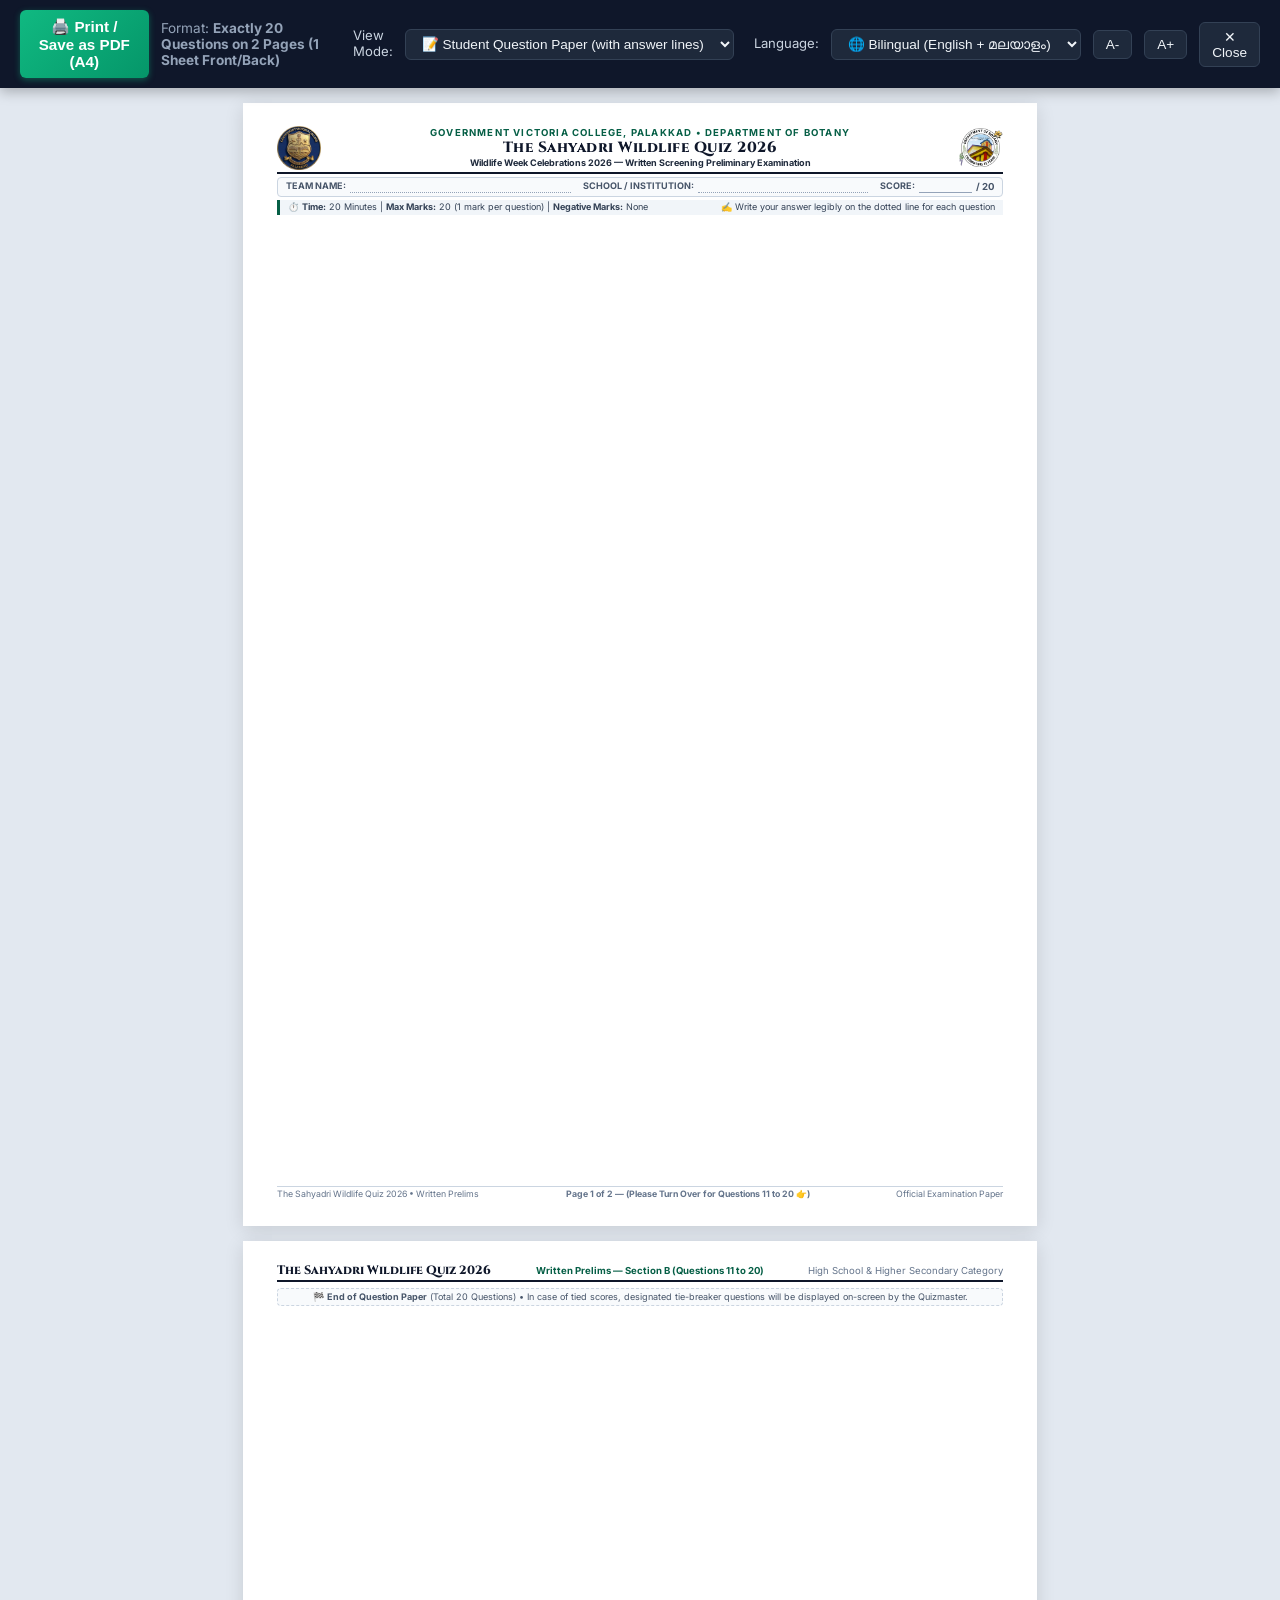
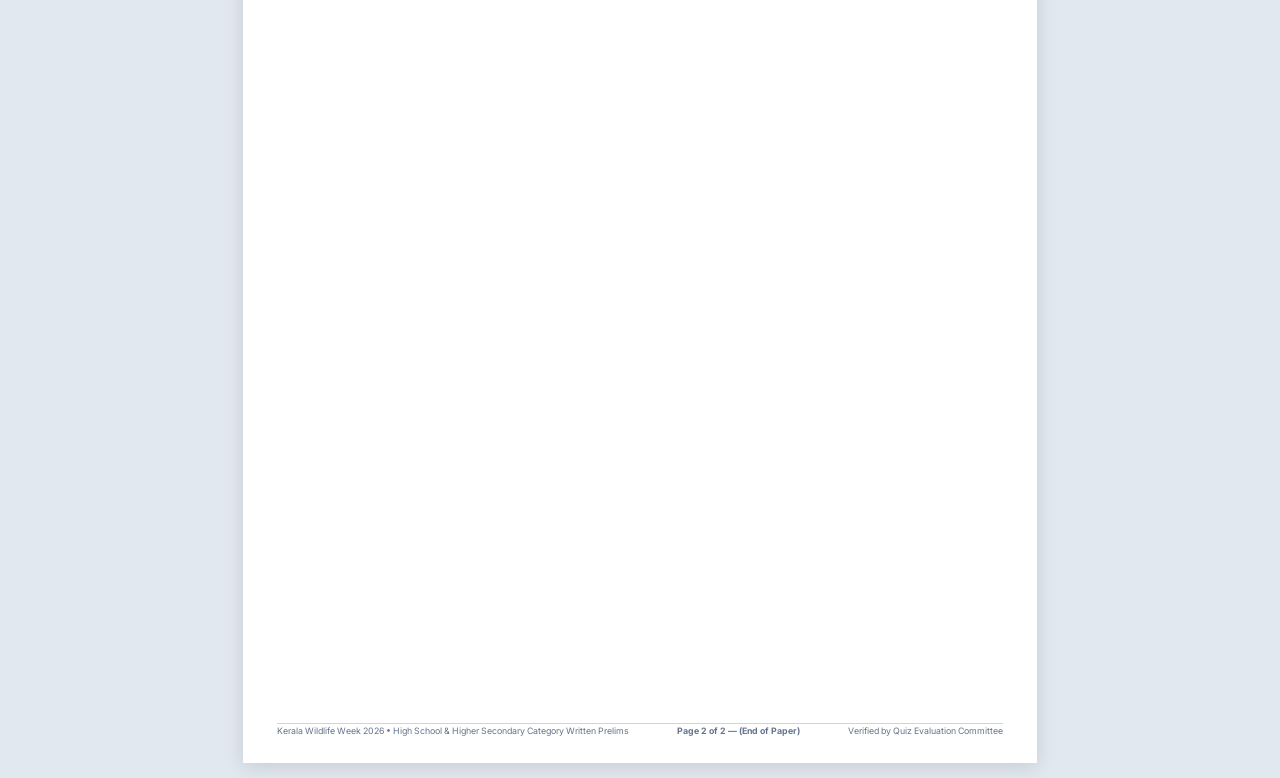
<file: prelims_print.html>
<!DOCTYPE html>
<html lang="en">
<head>
    <meta charset="UTF-8">
    <meta name="viewport" content="width=device-width, initial-scale=1.0">
    <title>Written Prelims Question Paper — The Sahyadri Wildlife Quiz 2026 (High School)</title>
    <link rel="preconnect" href="https://fonts.googleapis.com">
    <link rel="preconnect" href="https://fonts.gstatic.com" crossorigin>
    <link href="https://fonts.googleapis.com/css2?family=Cinzel:wght@700;800&family=Inter:wght@400;500;600;700&family=Manjari:wght@400;700&display=swap" rel="stylesheet">
    <style>
        /* =====================================================================
           A4 PROFESSIONAL EXAMINATION PRINT STYLESHEET
           STRICT SPECIFICATION: Exactly 20 Questions across Exactly 2 Pages (1 Sheet Front/Back)
           Page 1: Questions 1 to 10 (2 columns × 5 rows)
           Page 2: Questions 11 to 20 (2 columns × 5 rows)
           ===================================================================== */
        
        @page {
            size: A4 portrait;
            margin: 6mm 8mm 6mm 8mm;
        }

        :root {
            --text-dark: #0f172a;
            --text-muted: #334155;
            --text-ml: #1e293b;
            --border-color: #cbd5e1;
            --header-bg: #f8fafc;
            --accent-green: #065f46;
        }

        * {
            box-sizing: border-box;
            -webkit-print-color-adjust: exact;
            print-color-adjust: exact;
        }

        body {
            margin: 0;
            padding: 0;
            background: #e2e8f0;
            font-family: 'Inter', -apple-system, BlinkMacSystemFont, sans-serif;
            color: var(--text-dark);
            font-size: 7.7pt;
            line-height: 1.20;
        }

        /* Non-printing Floating Action Toolbar */
        .print-toolbar {
            position: sticky;
            top: 0;
            z-index: 1000;
            background: #0f172a;
            color: #ffffff;
            padding: 10px 20px;
            display: flex;
            justify-content: space-between;
            align-items: center;
            box-shadow: 0 4px 12px rgba(0,0,0,0.25);
            font-family: 'Inter', sans-serif;
        }
        .print-toolbar-group {
            display: flex;
            gap: 12px;
            align-items: center;
        }
        .btn-print {
            background: linear-gradient(135deg, #10b981, #059669);
            color: white;
            border: none;
            padding: 8px 18px;
            border-radius: 6px;
            font-weight: 700;
            font-size: 0.95rem;
            cursor: pointer;
            display: inline-flex;
            align-items: center;
            gap: 8px;
            box-shadow: 0 2px 6px rgba(16, 185, 129, 0.4);
            transition: all 0.2s;
        }
        .btn-print:hover {
            transform: translateY(-1px);
            box-shadow: 0 4px 12px rgba(16, 185, 129, 0.6);
        }
        .toolbar-select, .toolbar-btn {
            background: #1e293b;
            color: #f1f5f9;
            border: 1px solid #334155;
            padding: 6px 12px;
            border-radius: 6px;
            font-size: 0.85rem;
            cursor: pointer;
        }
        .toolbar-btn:hover, .toolbar-select:hover {
            background: #334155;
        }

        /* A4 Page Container */
        .page-sheet {
            width: 210mm;
            min-height: 297mm;
            height: 297mm;
            margin: 15px auto;
            background: #ffffff;
            padding: 6mm 9mm 7mm 9mm;
            box-shadow: 0 4px 18px rgba(0, 0, 0, 0.12);
            position: relative;
            display: flex;
            flex-direction: column;
            justify-content: space-between;
            overflow: hidden;
        }

        /* Top Header - Compact & Elegant */
        .exam-header {
            border-bottom: 2px solid #0f172a;
            padding-bottom: 2px;
            margin-bottom: 3px;
            text-align: center;
        }
        .exam-subhead {
            font-size: 6.8pt;
            letter-spacing: 1.2px;
            text-transform: uppercase;
            font-weight: 700;
            color: var(--accent-green);
            margin: 0;
        }
        .exam-title {
            font-family: 'Cinzel', serif;
            font-size: 12pt;
            font-weight: 800;
            margin: 1px 0;
            color: #0f172a;
            letter-spacing: 0.5px;
        }
        .exam-subtitle {
            font-size: 7.8pt;
            font-weight: 700;
            color: #1e293b;
            margin: 0 0 1px 0;
        }

        /* Candidate Details Strip - NO Chest No (Consolidated 3 fields) */
        .candidate-strip {
            display: grid;
            grid-template-columns: 3fr 3fr 1.2fr;
            border: 1px solid var(--border-color);
            background: var(--header-bg);
            border-radius: 4px;
            padding: 3px 8px;
            font-size: 7.4pt;
            margin-bottom: 3px;
            gap: 12px;
        }
        .candidate-field {
            display: flex;
            align-items: center;
            gap: 4px;
        }
        .candidate-label {
            font-weight: 700;
            color: #475569;
            text-transform: uppercase;
            font-size: 6.8pt;
            white-space: nowrap;
        }
        .candidate-line {
            flex-grow: 1;
            border-bottom: 1px dotted #94a3b8;
            height: 12px;
        }

        /* Instructions Bar - Ultra Compact */
        .instructions-bar {
            background: #f1f5f9;
            border-left: 3px solid var(--accent-green);
            padding: 2px 8px;
            font-size: 6.8pt;
            color: #334155;
            margin-bottom: 4px;
            display: flex;
            justify-content: space-between;
            align-items: center;
        }

        /* 2-Column Question Grid (5 Questions per column = 10 per page) */
        .questions-grid {
            display: grid;
            grid-template-columns: 1fr 1fr;
            gap: 4px 12px;
            flex-grow: 1;
            align-content: stretch;
        }

        /* Question Item Card */
        .q-card {
            border-bottom: 1px dotted #cbd5e1;
            padding-bottom: 2px;
            margin-bottom: 1px;
            page-break-inside: avoid;
            break-inside: avoid;
            display: flex;
            flex-direction: column;
            justify-content: space-between;
            gap: 1.5px;
        }
        .q-content {
            display: flex;
            flex-direction: column;
            gap: 1.5px;
        }
        .q-header {
            display: flex;
            align-items: baseline;
            gap: 4px;
        }
        .q-num {
            font-weight: 800;
            font-size: 8.2pt;
            color: #0f172a;
            min-width: 16px;
        }
        .q-serial {
            font-size: 6.2pt;
            font-weight: 700;
            background: #e2e8f0;
            color: #334155;
            padding: 0.5px 3.5px;
            border-radius: 3px;
            font-family: monospace;
        }
        .q-text-en {
            margin: 0;
            font-weight: 500;
            color: var(--text-dark);
            font-size: 7.7pt;
            line-height: 1.18;
        }
        .q-text-ml {
            margin: 0;
            font-family: 'Manjari', sans-serif;
            color: var(--text-ml);
            font-size: 7.4pt;
            line-height: 1.20;
            font-weight: 700;
        }
        
        /* Dedicated, generous write-in answer box */
        .q-answer-box {
            display: flex;
            align-items: baseline;
            gap: 4px;
            margin-top: 2px;
            padding-top: 1px;
        }
        .q-ans-label {
            font-size: 6.8pt;
            font-weight: 700;
            text-transform: uppercase;
            color: #475569;
            white-space: nowrap;
        }
        .q-ans-line {
            flex-grow: 1;
            border-bottom: 1.5px dotted #64748b;
            height: 12px;
        }
        .q-key-ans {
            display: none;
            background: #f0fdf4;
            border-left: 2px solid #16a34a;
            padding: 2px 6px;
            font-size: 7.2pt;
            font-weight: 700;
            color: #166534;
            margin-top: 1px;
        }

        /* Show Answers in Answer Key Mode */
        body.mode-key .q-key-ans {
            display: block;
        }
        body.mode-key .q-ans-line {
            display: none;
        }
        body.mode-key .q-ans-label {
            display: none;
        }

        /* Language Toggle Filters */
        body.lang-en .q-text-ml {
            display: none !important;
        }
        body.lang-ml .q-text-en {
            display: none !important;
        }

        /* Footer */
        .exam-footer {
            border-top: 1px solid #cbd5e1;
            padding-top: 2px;
            margin-top: 2px;
            font-size: 6.6pt;
            color: #64748b;
            display: flex;
            justify-content: space-between;
            align-items: center;
        }

        /* =====================================================================
           PRINT MEDIA QUERIES (Guaranteed Exactly 2-Page Fit)
           ===================================================================== */
        @media print {
            body {
                background: none !important;
                margin: 0 !important;
                padding: 0 !important;
            }
            .print-toolbar {
                display: none !important;
            }
            .page-sheet {
                box-shadow: none !important;
                margin: 0 !important;
                padding: 5mm 8mm 6mm 8mm !important;
                width: 100% !important;
                max-width: 100% !important;
                min-height: 100vh !important;
                height: 100vh !important;
                page-break-after: always !important;
                break-after: page !important;
            }
            .page-sheet:last-child {
                page-break-after: auto !important;
                break-after: auto !important;
            }
        }
    </style>
</head>
<body class="mode-student lang-bilingual">

    <!-- Non-printing Interactive Toolbar -->
    <div class="print-toolbar">
        <div class="print-toolbar-group">
            <button class="btn-print" onclick="window.print()">
                🖨️ Print / Save as PDF (A4)
            </button>
            <span style="font-size: 0.85rem; color: #94a3b8;">Format: <strong>Exactly 20 Questions on 2 Pages (1 Sheet Front/Back)</strong></span>
        </div>

        <div class="print-toolbar-group">
            <label style="font-size: 0.82rem; color: #cbd5e1;">View Mode:</label>
            <select class="toolbar-select" id="modeSelect" onchange="setPrintMode(this.value)">
                <option value="student">📝 Student Question Paper (with answer lines)</option>
                <option value="key">🔑 Quizmaster Master Key (with answers)</option>
            </select>

            <label style="font-size: 0.82rem; color: #cbd5e1; margin-left: 8px;">Language:</label>
            <select class="toolbar-select" id="langSelect" onchange="setLanguage(this.value)">
                <option value="bilingual">🌐 Bilingual (English + മലയാളം)</option>
                <option value="en">🇬🇧 English Only</option>
                <option value="ml">🇮🇳 മലയാളം Only</option>
            </select>

            <button class="toolbar-btn" onclick="adjustFontSize(-0.3)" title="Decrease font size">A-</button>
            <button class="toolbar-btn" onclick="adjustFontSize(0.3)" title="Increase font size">A+</button>
            <button class="toolbar-btn" onclick="window.close()" title="Close Print View">✕ Close</button>
        </div>
    </div>

    <!-- Container for dynamic generation -->
    <div id="pagesContainer"></div>

    <script src="js/quiz_data.js"></script>
    <script>
        function setPrintMode(mode) {
            document.body.classList.remove('mode-student', 'mode-key');
            document.body.classList.add('mode-' + mode);
        }

        function setLanguage(lang) {
            document.body.classList.remove('lang-bilingual', 'lang-en', 'lang-ml');
            document.body.classList.add('lang-' + lang);
        }

        let currentFontSize = 7.7;
        function adjustFontSize(delta) {
            currentFontSize = Math.max(6.5, Math.min(10.5, currentFontSize + delta));
            document.body.style.fontSize = currentFontSize + 'pt';
        }

        function renderExamPaper() {
            const container = document.getElementById('pagesContainer');
            // Strict filter: only non-tiebreaker questions (Questions 1 to 20)
            const prelims = (QUIZ_DATA.prelims || []).filter(q => !q.is_tiebreaker).slice(0, 20);
            
            // Exactly 10 questions per page: Page 1 = Q1-Q10, Page 2 = Q11-Q20
            const splitIndex = 10;
            const page1Questions = prelims.slice(0, splitIndex);
            const page2Questions = prelims.slice(splitIndex);

            const renderCard = (q, index) => `
                <div class="q-card">
                    <div class="q-content">
                        <div class="q-header">
                            <span class="q-num">${q.num || index + 1}.</span>
                            <span class="q-serial">${q.serial || q.serial_no || 'P' + String(index+1).padStart(2,'0')}</span>
                        </div>
                        <p class="q-text-en">${q.question_en || q.prompt_en || ''}</p>
                        <p class="q-text-ml">${q.question_ml || q.prompt_ml || ''}</p>
                    </div>
                    <div class="q-answer-box">
                        <span class="q-ans-label">Ans / ഉത്തരം:</span>
                        <div class="q-ans-line"></div>
                    </div>
                    <div class="q-key-ans">
                        ✓ Ans: ${q.answer_en || ''} <span style="font-family: 'Manjari';">(${q.answer_ml || ''})</span>
                    </div>
                </div>
            `;

            container.innerHTML = `
                <!-- =================== PAGE 1 (Front Side: Questions 1 to 10) =================== -->
                <div class="page-sheet">
                    <div>
                        <!-- Header with College & Botany Logos -->
                        <div class="exam-header" style="display: flex; align-items: center; justify-content: space-between; gap: 8px;">
                            <img src="assets/branding/gvc_college_emblem_512.png" style="height: 44px; width: 44px; object-fit: contain;" alt="GVC Emblem" />
                            <div style="flex: 1; text-align: center;">
                                <p class="exam-subhead" style="margin: 0; font-size: 7.2pt; font-weight: 700; color: #065f46; text-transform: uppercase;">Government Victoria College, Palakkad • Department of Botany</p>
                                <h1 class="exam-title" style="margin: 1px 0; font-size: 11pt;">The Sahyadri Wildlife Quiz 2026</h1>
                                <p class="exam-subtitle" style="margin: 0; font-size: 6.8pt;">Wildlife Week Celebrations 2026 — Written Screening Preliminary Examination</p>
                            </div>
                            <img src="assets/branding/gvc_botany_logo.png" style="height: 44px; width: 44px; object-fit: contain;" alt="Botany Logo" />
                        </div>

                        <!-- Candidate Strip (No Chest No) -->
                        <div class="candidate-strip">
                            <div class="candidate-field">
                                <span class="candidate-label">Team Name:</span>
                                <div class="candidate-line"></div>
                            </div>
                            <div class="candidate-field">
                                <span class="candidate-label">School / Institution:</span>
                                <div class="candidate-line"></div>
                            </div>
                            <div class="candidate-field">
                                <span class="candidate-label">Score:</span>
                                <div class="candidate-line" style="border-bottom-style: solid;"></div>
                                <span style="font-size: 7.2pt; color: #475569; font-weight: 700;">/ 20</span>
                            </div>
                        </div>

                        <!-- Instructions -->
                        <div class="instructions-bar">
                            <span>⏱️ <strong>Time:</strong> 20 Minutes | <strong>Max Marks:</strong> 20 (1 mark per question) | <strong>Negative Marks:</strong> None</span>
                            <span>✍️ Write your answer legibly on the dotted line for each question</span>
                        </div>

                        <!-- Questions 1 to 10 (2 Columns × 5 Rows) -->
                        <div class="questions-grid">
                            ${page1Questions.map((q, idx) => renderCard(q, idx)).join('')}
                        </div>
                    </div>

                    <!-- Page 1 Footer -->
                    <div class="exam-footer">
                        <span>The Sahyadri Wildlife Quiz 2026 • Written Prelims</span>
                        <span style="font-weight: 700;">Page 1 of 2 — (Please Turn Over for Questions 11 to 20 👉)</span>
                        <span>Official Examination Paper</span>
                    </div>
                </div>

                <!-- =================== PAGE 2 (Back Side: Questions 11 to 20) =================== -->
                <div class="page-sheet">
                    <div>
                        <!-- Compact Header on Page 2 -->
                        <div class="exam-header" style="padding-bottom: 2px; margin-bottom: 3px;">
                            <div style="display: flex; justify-content: space-between; align-items: baseline;">
                                <span style="font-family: 'Cinzel', serif; font-weight: 800; font-size: 9pt; color: #0f172a;">The Sahyadri Wildlife Quiz 2026</span>
                                <span style="font-size: 7.2pt; font-weight: 700; color: var(--accent-green);">Written Prelims — Section B (Questions 11 to 20)</span>
                                <span style="font-size: 7.2pt; color: #64748b;">High School & Higher Secondary Category</span>
                            </div>
                        </div>

                        <!-- Questions 11 to 20 (2 Columns × 5 Rows) -->
                        <div class="questions-grid">
                            ${page2Questions.map((q, idx) => renderCard(q, splitIndex + idx)).join('')}
                        </div>

                        <!-- Tie-Breaker Notice -->
                        <div style="margin-top: 3px; padding: 3px 6px; background: #f8fafc; border: 1px dashed #cbd5e1; border-radius: 4px; font-size: 6.8pt; color: #475569; text-align: center;">
                            🏁 <strong>End of Question Paper</strong> (Total 20 Questions) • In case of tied scores, designated tie-breaker questions will be displayed on-screen by the Quizmaster.
                        </div>
                    </div>

                    <!-- Page 2 Footer -->
                    <div class="exam-footer">
                        <span>Kerala Wildlife Week 2026 • High School & Higher Secondary Category Written Prelims</span>
                        <span style="font-weight: 700;">Page 2 of 2 — (End of Paper)</span>
                        <span>Verified by Quiz Evaluation Committee</span>
                    </div>
                </div>
            `;
        }

        window.addEventListener('DOMContentLoaded', renderExamPaper);
    </script>
</body>
</html>
</file>
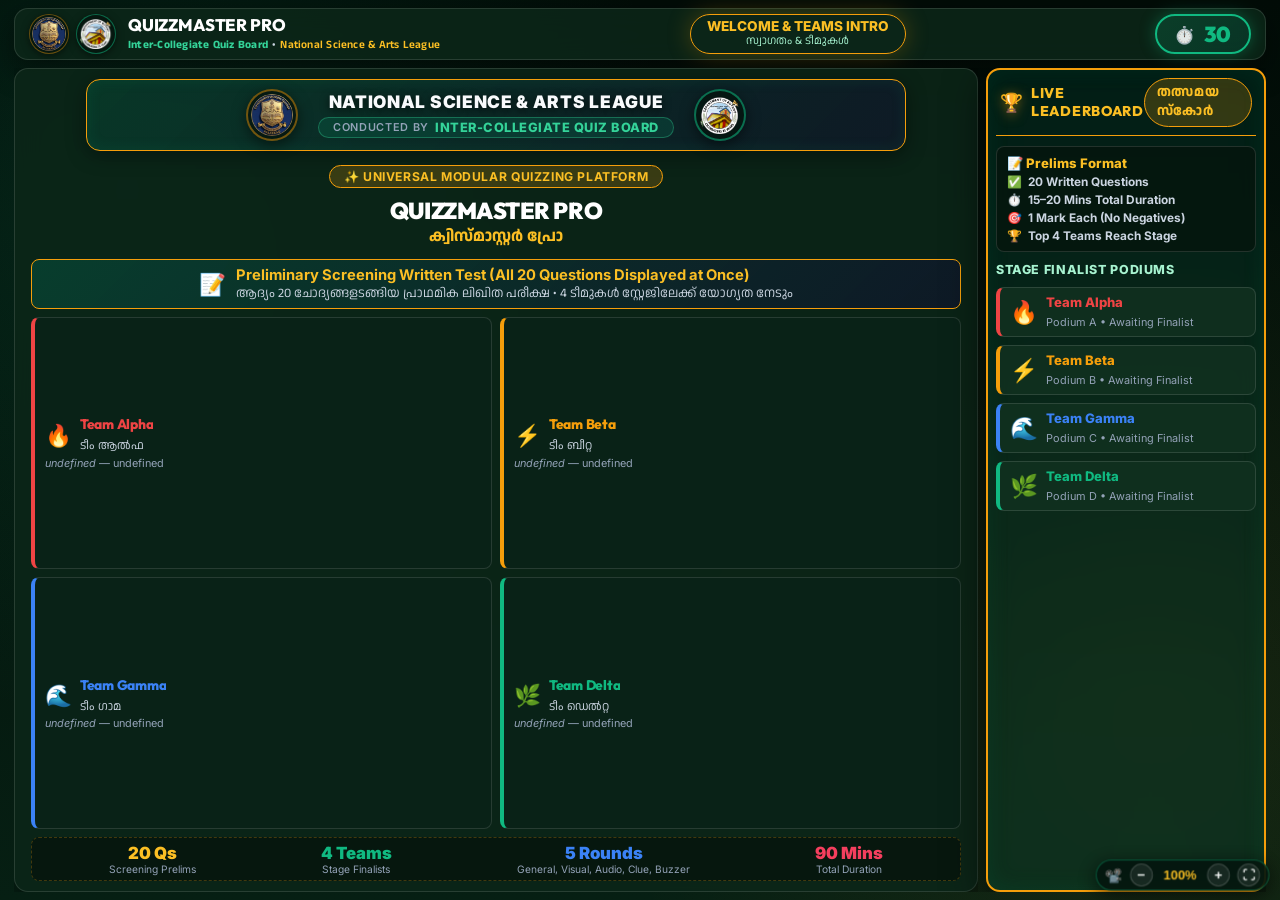
<file: public.html>
<!DOCTYPE html>
<html lang="en">
<head>
    <meta charset="UTF-8">
    <meta http-equiv="refresh" content="0; url=index.html">
    <title>Redirecting to Stage Screen...</title>
    <script>window.location.replace("index.html");</script>
</head>
<body style="background:#04140D; color:#fff; font-family:sans-serif; padding:2rem; text-align:center;">
    Redirecting to <a href="index.html" style="color:#10B981;">Public Stage Screen</a>...
</body>
</html>
</file>
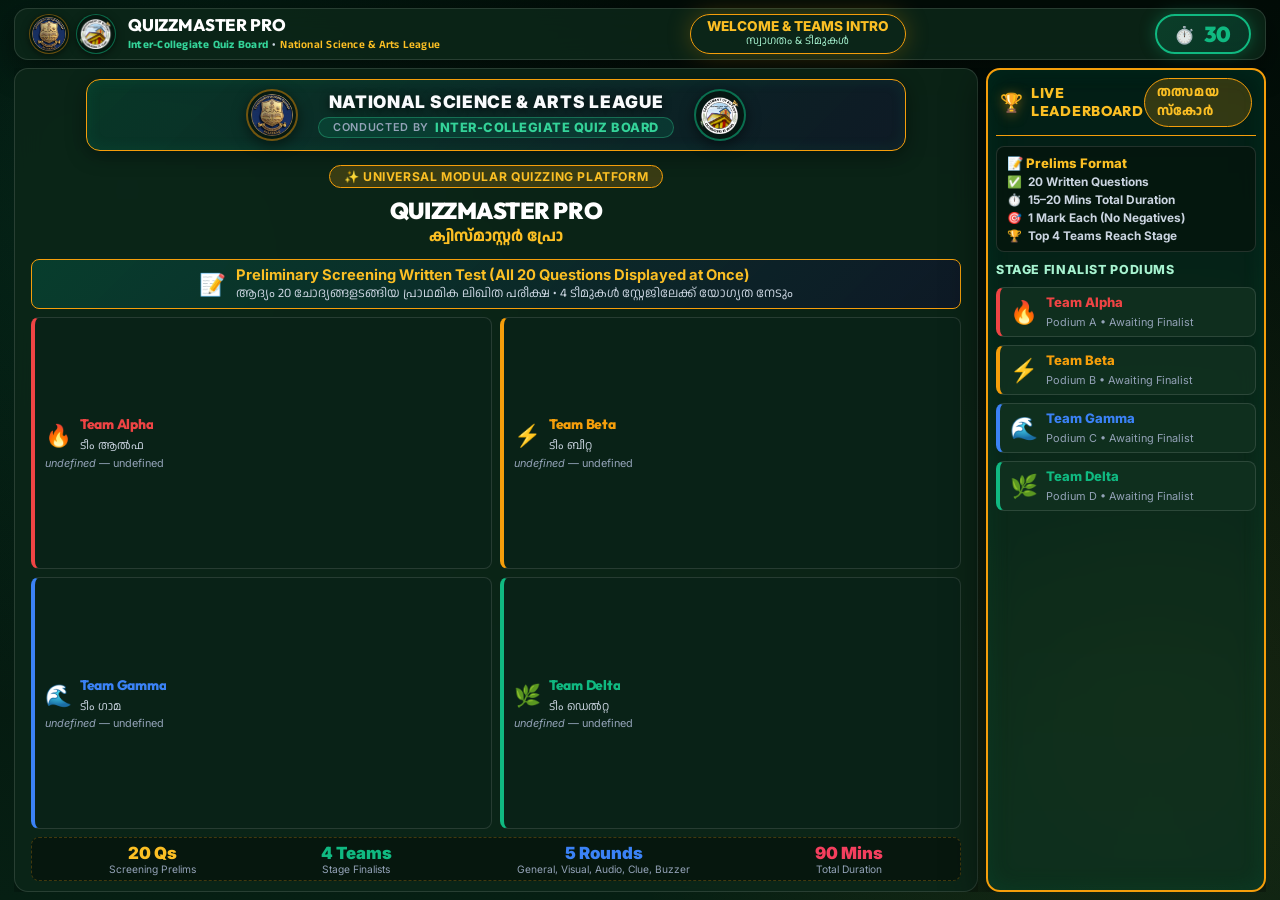
<file: public_display.html>
<!DOCTYPE html>
<html lang="en">
<head>
    <meta charset="UTF-8">
    <meta name="viewport" content="width=device-width, initial-scale=1.0">
    <title>The Sahyadri Wildlife Quiz 2026 | Public Projection Screen</title>
        <link rel="preconnect" href="https://fonts.googleapis.com">
    <link rel="preconnect" href="https://fonts.gstatic.com" crossorigin>
    <link href="https://fonts.googleapis.com/css2?family=Anek+Malayalam:wght@300;400;500;600;700;800&family=Outfit:wght@400;600;700;800;900&family=Inter:wght@400;500;600;700&display=swap" rel="stylesheet">
    <link rel="stylesheet" href="css/common.css?v=65">
    <link rel="stylesheet" href="css/public.css?v=65">
</head>
<body>
    <div class="public-container">
        <!-- Top Navigation & Stage HUD -->
        <header class="public-header glass-panel">
            <div class="brand-section">
                <div class="brand-institution-logos">
                    <img src="assets/branding/gvc_college_emblem_512.png" alt="Govt. Victoria College Palakkad" class="brand-logo-img emblem-college" title="Government Victoria College, Palakkad" />
                    <img src="assets/branding/gvc_botany_logo.png" alt="Department of Botany" class="brand-logo-img emblem-botany" title="Department of Botany, GVC Palakkad" />
                </div>
                <div class="brand-title">
                    <h1>THE SAHYADRI WILDLIFE QUIZ</h1>
                    <p class="brand-conducted-by">
                        <span class="inst-dept">Department of Botany</span> • <span class="inst-college">Govt. Victoria College, Palakkad</span>
                    </p>
                </div>
            </div>

            <div class="round-info-pill" id="roundInfoPill">
                <span class="round-title-main" id="roundTitleEn">Stage Finals</span>
                <span class="round-title-sub ml-text" id="roundTitleMl">സ്റ്റേജ് മത്സരങ്ങൾ</span>
            </div>

            <div class="timer-container">
                <div class="timer-box" id="timerBox">30</div>
            </div>
        </header>

        <!-- Main Stage Split Layout -->
        <main class="public-body">
            <!-- Left Main Stage Area -->
            <section class="stage-main" id="stageArea">
                <!-- Dynamically populated via public_app.js -->
            </section>

            <!-- Right Dedicated Live Scoreboard (Self-Contained) -->
            <aside class="stage-sidebar glass-panel" id="stageSidebar">
                <div class="scoreboard-header">
                    <div class="scoreboard-title-group">
                        <span class="scoreboard-header-icon">🏆</span>
                        <h3>Live Leaderboard</h3>
                    </div>
                    <span class="badge badge-gold ml-text">തത്സമയ സ്കോർ</span>
                </div>
                <div class="teams-list" id="teamsList">
                    <!-- Dynamically populated & sorted 4 team score cards -->
                </div>
                <div class="stage-sidebar-footer" id="sidebarFooter">
                    <!-- Scoring rules & stage status matrix -->
                </div>
            </aside>
        </main>
    </div>

    <!-- Core Scripts -->
    <script src="js/sound_effects.js?v=65"></script>
    <script src="js/quiz_data.js?v=65"></script>
    <script src="js/quiz_state.js?v=65"></script>
    <script src="js/public_app.js?v=65"></script>
</body>
</html>
</file>
<file: css/common.css>
/* Design Tokens & Global Styles */
@import url('https://fonts.googleapis.com/css2?family=Anek+Malayalam:wght@300;400;500;600;700;800&family=Outfit:wght@400;600;700;800;900&family=Inter:wght@400;500;600;700&display=swap');

/* ==========================================================================
   Curated High-Contrast Dark Themes for Stage & Projection
   ========================================================================== */

/* 1. Emerald Rainforest (Default) */
:root, [data-theme="emerald"] {
    --theme-name: 'emerald';
    --bg-dark: #04140D;
    --bg-canvas: #082115;
    --bg-panel: rgba(12, 38, 25, 0.88);
    --bg-card: rgba(16, 48, 32, 0.95);
    --bg-card-subtle: rgba(5, 23, 15, 0.92);
    --accent-primary: #10B981;
    --accent-dark: #064E3B;
    --accent-glow: rgba(16, 185, 129, 0.28);
    --border-accent: rgba(16, 185, 129, 0.4);
    --border-gold: #F59E0B;
    --border-subtle: rgba(245, 158, 11, 0.25);
    --border-card: rgba(255, 255, 255, 0.12);
    --border-emerald: #10B981;
    --text-white: #FFFFFF;
    --text-gold: #FBBF24;
    --text-mint: #A7F3D0;
    --text-muted: #94A3B8;
    --emerald-primary: #10B981;
    --emerald-dark: #064E3B;
    --amber-primary: #F59E0B;
    --sapphire-primary: #3B82F6;
    --ruby-primary: #EF4444;
    --gold-primary: #F59E0B;
    --radius-sm: 8px;
    --radius-md: 14px;
    --radius-lg: 20px;
    --shadow-glow: 0 0 25px rgba(245, 158, 11, 0.25);
    --shadow-card: 0 10px 30px rgba(0, 0, 0, 0.45);
    --font-heading: 'Outfit', sans-serif;
    --font-body: 'Inter', sans-serif;
    --font-ml: 'Anek Malayalam', 'Nirmala UI', sans-serif;
    --bg-gradient: radial-gradient(circle at 10% 20%, rgba(16, 185, 129, 0.12) 0%, transparent 40%), radial-gradient(circle at 90% 80%, rgba(245, 158, 11, 0.08) 0%, transparent 40%), linear-gradient(180deg, #020C07 0%, #061F13 100%);
    --answer-card-grad: linear-gradient(135deg, rgba(6, 78, 59, 0.92), rgba(15, 23, 42, 0.96));
}

/* 2. Midnight Oceanic / Deep Sapphire */
[data-theme="sapphire"] {
    --theme-name: 'sapphire';
    --bg-dark: #020B17;
    --bg-canvas: #06162E;
    --bg-panel: rgba(10, 31, 64, 0.88);
    --bg-card: rgba(14, 43, 87, 0.95);
    --bg-card-subtle: rgba(5, 21, 46, 0.92);
    --accent-primary: #0EA5E9;
    --accent-dark: #0369A1;
    --accent-glow: rgba(14, 165, 233, 0.3);
    --border-accent: rgba(14, 165, 233, 0.4);
    --border-gold: #F59E0B;
    --border-subtle: rgba(56, 189, 248, 0.28);
    --border-card: rgba(255, 255, 255, 0.14);
    --border-emerald: #0EA5E9;
    --text-white: #FFFFFF;
    --text-gold: #FBBF24;
    --text-mint: #BAE6FD;
    --text-muted: #94A3B8;
    --emerald-primary: #0EA5E9;
    --emerald-dark: #0369A1;
    --bg-gradient: radial-gradient(circle at 10% 20%, rgba(14, 165, 233, 0.16) 0%, transparent 40%), radial-gradient(circle at 90% 80%, rgba(245, 158, 11, 0.08) 0%, transparent 40%), linear-gradient(180deg, #01060E 0%, #06172E 100%);
    --answer-card-grad: linear-gradient(135deg, rgba(12, 53, 107, 0.94), rgba(4, 14, 28, 0.98));
}

/* 3. Volcanic Obsidian / Crimson Twilight */
[data-theme="obsidian"] {
    --theme-name: 'obsidian';
    --bg-dark: #0E0508;
    --bg-canvas: #1A0A10;
    --bg-panel: rgba(43, 15, 26, 0.88);
    --bg-card: rgba(61, 21, 37, 0.95);
    --bg-card-subtle: rgba(26, 9, 16, 0.92);
    --accent-primary: #F43F5E;
    --accent-dark: #9F1239;
    --accent-glow: rgba(244, 63, 94, 0.3);
    --border-accent: rgba(244, 63, 94, 0.4);
    --border-gold: #F59E0B;
    --border-subtle: rgba(244, 63, 94, 0.28);
    --border-card: rgba(255, 255, 255, 0.14);
    --border-emerald: #F43F5E;
    --text-white: #FFFFFF;
    --text-gold: #FBBF24;
    --text-mint: #FECDD3;
    --text-muted: #A1A1AA;
    --emerald-primary: #F43F5E;
    --emerald-dark: #9F1239;
    --bg-gradient: radial-gradient(circle at 10% 20%, rgba(244, 63, 94, 0.16) 0%, transparent 40%), radial-gradient(circle at 90% 80%, rgba(245, 158, 11, 0.08) 0%, transparent 40%), linear-gradient(180deg, #080204 0%, #170910 100%);
    --answer-card-grad: linear-gradient(135deg, rgba(136, 19, 55, 0.94), rgba(18, 5, 11, 0.98));
}

/* 4. Royal Amethyst / Sahyadri Twilight */
[data-theme="amethyst"] {
    --theme-name: 'amethyst';
    --bg-dark: #0A0514;
    --bg-canvas: #140A26;
    --bg-panel: rgba(36, 17, 66, 0.88);
    --bg-card: rgba(49, 24, 92, 0.95);
    --bg-card-subtle: rgba(22, 10, 41, 0.92);
    --accent-primary: #8B5CF6;
    --accent-dark: #5B21B6;
    --accent-glow: rgba(139, 92, 246, 0.3);
    --border-accent: rgba(139, 92, 246, 0.4);
    --border-gold: #F59E0B;
    --border-subtle: rgba(167, 139, 250, 0.28);
    --border-card: rgba(255, 255, 255, 0.14);
    --border-emerald: #8B5CF6;
    --text-white: #FFFFFF;
    --text-gold: #FBBF24;
    --text-mint: #DDD6FE;
    --text-muted: #A1A1AA;
    --emerald-primary: #8B5CF6;
    --emerald-dark: #5B21B6;
    --bg-gradient: radial-gradient(circle at 10% 20%, rgba(139, 92, 246, 0.16) 0%, transparent 40%), radial-gradient(circle at 90% 80%, rgba(245, 158, 11, 0.08) 0%, transparent 40%), linear-gradient(180deg, #05020B 0%, #130924 100%);
    --answer-card-grad: linear-gradient(135deg, rgba(91, 33, 182, 0.94), rgba(15, 6, 26, 0.98));
}

/* 5. Sahyadri Slate / Arctic Graphite */
[data-theme="slate"] {
    --theme-name: 'slate';
    --bg-dark: #080C14;
    --bg-canvas: #0F172A;
    --bg-panel: rgba(30, 41, 59, 0.9);
    --bg-card: rgba(41, 56, 82, 0.95);
    --bg-card-subtle: rgba(15, 23, 42, 0.92);
    --accent-primary: #38BDF8;
    --accent-dark: #0284C7;
    --accent-glow: rgba(56, 189, 248, 0.3);
    --border-accent: rgba(56, 189, 248, 0.4);
    --border-gold: #F59E0B;
    --border-subtle: rgba(245, 158, 11, 0.3);
    --border-card: rgba(255, 255, 255, 0.15);
    --border-emerald: #38BDF8;
    --text-white: #FFFFFF;
    --text-gold: #FBBF24;
    --text-mint: #E2E8F0;
    --text-muted: #94A3B8;
    --emerald-primary: #38BDF8;
    --emerald-dark: #0284C7;
    --bg-gradient: radial-gradient(circle at 10% 20%, rgba(56, 189, 248, 0.12) 0%, transparent 40%), radial-gradient(circle at 90% 80%, rgba(245, 158, 11, 0.08) 0%, transparent 40%), linear-gradient(180deg, #04070D 0%, #0E1626 100%);
    --answer-card-grad: linear-gradient(135deg, rgba(30, 41, 59, 0.95), rgba(9, 14, 24, 0.98));
}

/* 6. Golden Savanna / Warm Dusk Bronze */
[data-theme="savanna"] {
    --theme-name: 'savanna';
    --bg-dark: #120904;
    --bg-canvas: #1F1007;
    --bg-panel: rgba(45, 23, 11, 0.88);
    --bg-card: rgba(64, 32, 16, 0.95);
    --bg-card-subtle: rgba(26, 13, 6, 0.92);
    --accent-primary: #F59E0B;
    --accent-dark: #B45309;
    --accent-glow: rgba(245, 158, 11, 0.3);
    --border-accent: rgba(245, 158, 11, 0.45);
    --border-gold: #FBBF24;
    --border-subtle: rgba(245, 158, 11, 0.28);
    --border-card: rgba(255, 255, 255, 0.14);
    --border-emerald: #F59E0B;
    --text-white: #FFFFFF;
    --text-gold: #FBBF24;
    --text-mint: #FDE68A;
    --text-muted: #A1A1AA;
    --emerald-primary: #F59E0B;
    --emerald-dark: #B45309;
    --bg-gradient: radial-gradient(circle at 10% 20%, rgba(245, 158, 11, 0.16) 0%, transparent 40%), radial-gradient(circle at 90% 80%, rgba(234, 88, 12, 0.08) 0%, transparent 40%), linear-gradient(180deg, #0A0401 0%, #170B05 100%);
    --answer-card-grad: linear-gradient(135deg, rgba(146, 64, 14, 0.94), rgba(24, 11, 5, 0.98));
}

/* 7. Cyberpunk Neon (Electric Purple & Neon Cyan) */
[data-theme="cyber"] {
    --theme-name: 'cyber';
    --bg-dark: #070614;
    --bg-canvas: #0E0A24;
    --bg-panel: rgba(22, 16, 52, 0.90);
    --bg-card: rgba(32, 24, 76, 0.95);
    --bg-card-subtle: rgba(14, 10, 34, 0.92);
    --accent-primary: #06B6D4;
    --accent-dark: #0891B2;
    --accent-glow: rgba(6, 182, 212, 0.35);
    --border-accent: rgba(6, 182, 212, 0.5);
    --border-gold: #F43F5E;
    --border-subtle: rgba(168, 85, 247, 0.32);
    --border-card: rgba(255, 255, 255, 0.16);
    --border-emerald: #06B6D4;
    --text-white: #FFFFFF;
    --text-gold: #F472B6;
    --text-mint: #67E8F9;
    --text-muted: #94A3B8;
    --emerald-primary: #06B6D4;
    --emerald-dark: #0891B2;
    --bg-gradient: radial-gradient(circle at 10% 20%, rgba(6, 182, 212, 0.18) 0%, transparent 40%), radial-gradient(circle at 90% 80%, rgba(236, 72, 153, 0.14) 0%, transparent 40%), linear-gradient(180deg, #05030F 0%, #0E0A26 100%);
    --answer-card-grad: linear-gradient(135deg, rgba(49, 18, 92, 0.96), rgba(10, 6, 26, 0.98));
}

/* 8. Imperial Monochrome (Deep Charcoal & Regal Gold) */
[data-theme="monochrome"] {
    --theme-name: 'monochrome';
    --bg-dark: #0A0A0C;
    --bg-canvas: #131316;
    --bg-panel: rgba(24, 24, 28, 0.92);
    --bg-card: rgba(36, 36, 42, 0.95);
    --bg-card-subtle: rgba(18, 18, 22, 0.92);
    --accent-primary: #F59E0B;
    --accent-dark: #B45309;
    --accent-glow: rgba(245, 158, 11, 0.35);
    --border-accent: rgba(245, 158, 11, 0.55);
    --border-gold: #FBBF24;
    --border-subtle: rgba(255, 255, 255, 0.20);
    --border-card: rgba(255, 255, 255, 0.18);
    --border-emerald: #F59E0B;
    --text-white: #FFFFFF;
    --text-gold: #FBBF24;
    --text-mint: #E5E7EB;
    --text-muted: #A1A1AA;
    --emerald-primary: #F59E0B;
    --emerald-dark: #B45309;
    --bg-gradient: radial-gradient(circle at 10% 20%, rgba(245, 158, 11, 0.14) 0%, transparent 40%), radial-gradient(circle at 90% 80%, rgba(255, 255, 255, 0.05) 0%, transparent 40%), linear-gradient(180deg, #060608 0%, #121215 100%);
    --answer-card-grad: linear-gradient(135deg, rgba(45, 45, 52, 0.96), rgba(12, 12, 14, 0.98));
}



* {
    margin: 0;
    padding: 0;
    box-sizing: border-box;
}

body {
    background-color: var(--bg-dark);
    background-image: var(--bg-gradient);
    color: var(--text-white);
    font-family: var(--font-body);
    min-height: 100vh;
    overflow-x: hidden;
    transition: background-color 0.3s ease, background-image 0.3s ease;
}

h1, h2, h3, h4 {
    font-family: var(--font-heading);
    letter-spacing: -0.02em;
}

.ml-text, [lang="ml"], .qn-text-ml, .answer-title-ml, .team-name-ml, .round-title-sub, .exam-card-ml, .round-intro-title-ml, .round-desc-ml, .clue-ml, .fact-ml, .welcome-title-ml, .winner-title-ml, .prelim-q-ml {
    font-family: var(--font-ml) !important;
    letter-spacing: normal;
    line-height: 1.42;
}

/* Glassmorphism Classes */
.glass-panel {
    background: var(--bg-panel);
    backdrop-filter: blur(14px);
    -webkit-backdrop-filter: blur(14px);
    border: 1px solid var(--border-card);
    border-radius: var(--radius-md);
    box-shadow: var(--shadow-card);
}

.gold-glow {
    box-shadow: 0 0 30px rgba(245, 158, 11, 0.35);
}

.badge {
    display: inline-flex;
    align-items: center;
    gap: 6px;
    padding: 4px 12px;
    border-radius: 9999px;
    font-size: 0.85rem;
    font-weight: 700;
    text-transform: uppercase;
    letter-spacing: 0.05em;
}

.badge-gold {
    background: rgba(245, 158, 11, 0.2);
    color: var(--text-gold);
    border: 1px solid var(--border-gold);
}

.badge-emerald {
    background: rgba(16, 185, 129, 0.2);
    color: var(--emerald-primary);
    border: 1px solid var(--emerald-primary);
}

/* Custom Scrollbar */
::-webkit-scrollbar {
    width: 8px;
    height: 8px;
}
::-webkit-scrollbar-track {
    background: rgba(0, 0, 0, 0.2);
}
::-webkit-scrollbar-thumb {
    background: var(--emerald-dark);
    border-radius: 4px;
}
::-webkit-scrollbar-thumb:hover {
    background: var(--emerald-primary);
}
</file>
<file: css/public.css>
/* ==========================================================================
   THE SAHYADRI WILDLIFE QUIZ - PUBLIC PROJECTION VIEWPORT STYLES
   Engineered for 100% Zero-Scrollbar Fit, No Empty Voids & Anek Malayalam
   ========================================================================== */

/* Universal Scrollbar Killer - STRICTLY NO SCROLL BARS */
* {
    scrollbar-width: none !important;
    -ms-overflow-style: none !important;
}
*::-webkit-scrollbar {
    display: none !important;
    width: 0 !important;
    height: 0 !important;
}

html, body {
    margin: 0;
    padding: 0;
    width: 100vw;
    height: 100vh;
    max-width: 100vw;
    max-height: 100vh;
    overflow: hidden !important;
    box-sizing: border-box;
    font-family: var(--font-body);
}

:root {
    --projector-zoom: 1;
}

/* Public Root Container */
.public-container {
    display: flex;
    flex-direction: column;
    zoom: var(--projector-zoom, 1);
    width: calc(100vw / var(--projector-zoom, 1));
    height: calc(100vh / var(--projector-zoom, 1));
    max-width: calc(100vw / var(--projector-zoom, 1));
    max-height: calc(100vh / var(--projector-zoom, 1));
    padding: 8px 14px;
    gap: 8px;
    overflow: hidden !important;
    box-sizing: border-box;
    transform-origin: top left;
}

/* Top Header Bar */
.public-header {
    display: flex;
    justify-content: space-between;
    align-items: center;
    padding: 6px 14px;
    height: 52px;
    flex-shrink: 0;
    box-sizing: border-box;
}

.brand-section {
    display: flex;
    align-items: center;
    gap: 12px;
}

.brand-institution-logos {
    display: flex;
    align-items: center;
    gap: 7px;
    flex-shrink: 0;
}

.brand-logo-img {
    height: 40px;
    width: 40px;
    object-fit: contain;
    border-radius: 50%;
    background: rgba(4, 20, 14, 0.75);
    padding: 2px;
    box-shadow: 0 2px 8px rgba(0, 0, 0, 0.45);
    border: 1.5px solid rgba(245, 158, 11, 0.4);
    flex-shrink: 0;
    transition: transform 0.25s ease, box-shadow 0.25s ease;
}

.brand-logo-img.emblem-botany {
    border-color: rgba(16, 185, 129, 0.5);
}

.brand-logo-img:hover {
    transform: scale(1.08);
    box-shadow: 0 4px 14px rgba(16, 185, 129, 0.5);
}

.brand-logo-icon {
    font-size: 1.5rem;
    background: linear-gradient(135deg, var(--accent-primary), var(--accent-dark));
    width: 38px;
    height: 38px;
    display: flex;
    align-items: center;
    justify-content: center;
    border-radius: var(--radius-sm);
    box-shadow: 0 4px 15px var(--accent-glow);
    flex-shrink: 0;
}

.brand-title {
    display: flex;
    flex-direction: column;
    justify-content: center;
}

.brand-title h1 {
    font-size: 1.05rem;
    font-weight: 800;
    color: var(--text-white);
    letter-spacing: -0.01em;
    margin: 0;
    white-space: nowrap;
    line-height: 1.2;
}

.brand-title p {
    font-size: 0.72rem;
    color: var(--text-gold);
    font-weight: 600;
    margin: 0;
    font-family: var(--font-ml) !important;
    white-space: nowrap;
}

.brand-conducted-by {
    font-size: 0.70rem !important;
    color: #CBD5E1 !important;
    font-weight: 600 !important;
    margin: 1px 0 0 0 !important;
    white-space: nowrap;
    display: flex;
    align-items: center;
    gap: 4px;
    letter-spacing: 0.02em;
    font-family: var(--font-body) !important;
}

.brand-conducted-by .inst-dept {
    color: #34D399;
    font-weight: 700;
}

.brand-conducted-by .inst-college {
    color: var(--text-gold);
    font-weight: 600;
}

.round-info-pill {
    display: flex;
    flex-direction: column;
    align-items: center;
    justify-content: center;
    background: var(--bg-panel);
    border: 1.5px solid var(--border-gold);
    padding: 3px 16px;
    border-radius: var(--radius-lg);
    box-shadow: var(--shadow-glow);
}

.round-title-main {
    font-size: 0.85rem;
    font-weight: 800;
    color: var(--text-gold);
    text-transform: uppercase;
    white-space: nowrap;
}

.round-title-sub {
    font-size: 0.70rem;
    color: var(--text-mint);
    font-family: var(--font-ml) !important;
    white-space: nowrap;
}

/* Timer Display - Sleek Broadcast Capsule Pill (NO CLIPPING) */
.timer-container {
    display: flex;
    align-items: center;
    gap: 8px;
    flex-shrink: 0;
}

.timer-box {
    min-width: 96px;
    height: 40px;
    padding: 0 14px;
    border-radius: 20px;
    background: linear-gradient(135deg, rgba(16, 185, 129, 0.18), rgba(6, 78, 59, 0.42));
    border: 2px solid var(--emerald-primary);
    display: inline-flex;
    align-items: center;
    justify-content: center;
    gap: 8px;
    font-family: var(--font-heading);
    font-size: 1.35rem;
    font-weight: 900;
    color: var(--emerald-primary);
    box-shadow: 0 0 16px rgba(16, 185, 129, 0.35);
    transition: all 0.3s ease;
    letter-spacing: 0.04em;
    box-sizing: border-box;
    white-space: nowrap;
}

.timer-warning {
    border-color: var(--ruby-primary) !important;
    color: var(--ruby-primary) !important;
    background: linear-gradient(135deg, rgba(239, 68, 68, 0.22), rgba(185, 28, 28, 0.45)) !important;
    box-shadow: 0 0 25px rgba(239, 68, 68, 0.6) !important;
    animation: timerPulse 0.6s infinite alternate;
}

@keyframes timerPulse {
    0% { transform: scale(1); }
    100% { transform: scale(1.06); }
}

/* Main Layout Split - Self-Contained Balanced Proportions */
.public-body {
    display: grid;
    grid-template-columns: 1fr clamp(340px, 23.5vw, 420px);
    gap: 12px;
    flex: 1;
    min-height: 0;
    height: calc(100vh - 68px);
    max-height: calc(100vh - 68px);
    overflow: hidden !important;
    box-sizing: border-box;
}

/* Left Stage View Area */
.stage-main {
    display: flex;
    flex-direction: column;
    height: 100%;
    max-height: 100%;
    min-height: 0;
    overflow: hidden !important;
    padding-right: 0;
    box-sizing: border-box;
}

/* Right Sidebar: Dedicated Live Scoreboard (Self-Contained & Gold-Framed) */
.stage-sidebar {
    display: flex;
    flex-direction: column;
    height: 100%;
    max-height: 100%;
    min-height: 0;
    overflow: hidden !important;
    padding: clamp(8px, 1.2vh, 12px) clamp(10px, 1.2vw, 14px);
    gap: clamp(8px, 1.2vh, 12px);
    box-sizing: border-box;
    background: rgba(6, 78, 59, 0.28);
    border: 2px solid var(--border-gold);
    border-radius: var(--radius-md);
    box-shadow: 0 12px 40px rgba(0, 0, 0, 0.65), inset 0 0 25px rgba(16, 185, 129, 0.08);
}

.scoreboard-header {
    display: flex;
    align-items: center;
    justify-content: space-between;
    padding: 2px 4px 8px 4px;
    border-bottom: 1.5px solid var(--border-gold);
    flex-shrink: 0;
}

.scoreboard-title-group {
    display: flex;
    align-items: center;
    gap: 8px;
}

.scoreboard-header-icon {
    font-size: 1.15rem;
    filter: drop-shadow(0 2px 6px rgba(245, 158, 11, 0.5));
}

.scoreboard-header h3 {
    font-size: clamp(0.85rem, 1.1vw, 1.0rem);
    font-weight: 800;
    color: var(--text-gold);
    text-transform: uppercase;
    letter-spacing: 0.05em;
    margin: 0;
}

/* 4 Team Score Cards (Maintains Exact Shape, Non-Bulky, Self-Contained) */
.teams-list {
    display: flex;
    flex-direction: column;
    gap: clamp(6px, 1vh, 9px);
    flex-shrink: 0;
    box-sizing: border-box;
}

.team-score-card {
    display: flex;
    flex-direction: column;
    justify-content: center;
    padding: 0;
    border-radius: 8px;
    background: linear-gradient(90deg, rgba(255, 255, 255, 0.06) 0%, rgba(15, 23, 42, 0.75) 100%);
    border: 1.5px solid var(--border-card);
    transition: border-color 0.25s ease, box-shadow 0.25s ease, background 0.25s ease;
    position: relative;
    overflow: hidden !important;
    height: clamp(64px, 8.8vh, 76px);
    flex-shrink: 0;
    box-sizing: border-box;
}

.team-card-inner {
    display: flex;
    align-items: center;
    gap: clamp(8px, 0.9vw, 11px);
    padding: clamp(6px, 0.9vh, 9px) clamp(8px, 1vw, 12px);
    flex: 1;
    min-width: 0;
    box-sizing: border-box;
}

.team-rank-badge {
    width: clamp(26px, 1.7vw, 29px);
    height: clamp(26px, 1.7vw, 29px);
    border-radius: 50%;
    display: flex;
    align-items: center;
    justify-content: center;
    font-weight: 900;
    font-size: clamp(0.72rem, 0.88vw, 0.84rem);
    flex-shrink: 0;
    box-shadow: 0 2px 6px rgba(0, 0, 0, 0.4);
}

.rank-1 {
    background: linear-gradient(135deg, #F59E0B 0%, #D97706 100%);
    color: #000000;
    box-shadow: 0 0 12px rgba(245, 158, 11, 0.6);
}
.rank-2 {
    background: linear-gradient(135deg, #E2E8F0 0%, #94A3B8 100%);
    color: #0F172A;
}
.rank-3 {
    background: linear-gradient(135deg, #FB923C 0%, #C2410C 100%);
    color: #FFFFFF;
}
.rank-4 {
    background: rgba(255, 255, 255, 0.12);
    color: #94A3B8;
    border: 1px solid rgba(255, 255, 255, 0.15);
}

.team-icon-pill {
    font-size: clamp(1.35rem, 1.7vw, 1.65rem);
    width: clamp(32px, 2.0vw, 38px);
    height: clamp(32px, 2.0vw, 38px);
    display: flex;
    align-items: center;
    justify-content: center;
    border-radius: 8px;
    background: rgba(0, 0, 0, 0.4);
    border: 1px solid rgba(255, 255, 255, 0.1);
    flex-shrink: 0;
}

.team-info {
    flex: 1;
    display: flex;
    flex-direction: column;
    justify-content: center;
    min-width: 0;
    gap: 2px;
}

.team-name-row {
    display: flex;
    align-items: center;
    gap: 6px;
    min-width: 0;
}

.team-name-en {
    font-weight: 700;
    font-size: clamp(0.82rem, 0.98vw, 0.94rem);
    color: #FFFFFF;
    white-space: nowrap;
    overflow: hidden;
    text-overflow: ellipsis;
    letter-spacing: -0.01em;
}

.team-name-ml {
    font-size: clamp(0.70rem, 0.82vw, 0.78rem);
    color: var(--text-mint);
    font-family: var(--font-ml) !important;
    white-space: nowrap;
    overflow: hidden;
    text-overflow: ellipsis;
    opacity: 0.9;
}

.direct-turn-pill {
    display: inline-flex;
    align-items: center;
    gap: 4px;
    font-size: 0.58rem;
    font-weight: 800;
    letter-spacing: 0.05em;
    padding: 1px 5px;
    border-radius: 10px;
    background: rgba(16, 185, 129, 0.25);
    border: 1px solid #10B981;
    color: #FFFFFF;
    box-shadow: 0 0 8px rgba(16, 185, 129, 0.4);
    text-transform: uppercase;
    white-space: nowrap;
    flex-shrink: 0;
}

.direct-turn-dot {
    width: 5px;
    height: 5px;
    border-radius: 50%;
    background: #10B981;
    box-shadow: 0 0 6px #10B981;
    animation: blinkTurnDot 1s infinite alternate;
}

@keyframes blinkTurnDot {
    0% { opacity: 0.4; transform: scale(0.8); }
    100% { opacity: 1; transform: scale(1.25); }
}

.team-score-pod {
    display: flex;
    flex-direction: column;
    align-items: center;
    justify-content: center;
    min-width: clamp(50px, 3.5vw, 60px);
    height: clamp(35px, 4.6vh, 40px);
    padding: 2px 4px;
    border-radius: 6px;
    background: rgba(0, 0, 0, 0.55);
    border: 1.5px solid rgba(255, 255, 255, 0.12);
    box-shadow: inset 0 2px 6px rgba(0, 0, 0, 0.6);
    flex-shrink: 0;
    box-sizing: border-box;
}

.team-score-num {
    font-family: var(--font-heading);
    font-size: clamp(1.15rem, 1.35vw, 1.4rem);
    font-weight: 900;
    line-height: 1;
    font-variant-numeric: tabular-nums;
}

.team-score-pts {
    font-size: 0.48rem;
    font-weight: 800;
    color: #94A3B8;
    letter-spacing: 0.06em;
    line-height: 1;
    margin-top: 1px;
}

.team-score-track {
    width: 100%;
    height: 3px;
    background: rgba(255, 255, 255, 0.06);
    overflow: hidden;
    flex-shrink: 0;
}

.team-score-bar {
    height: 100%;
    transition: width 0.4s ease;
    border-radius: 0 2px 2px 0;
}

/* Active Direct Turn Card Glow (No Scale to prevent bounds pop) */
.team-score-card.team-active-turn {
    border-color: var(--accent-primary) !important;
    border-width: 2px !important;
    box-shadow: 0 0 16px var(--accent-glow), 0 0 32px rgba(16, 185, 129, 0.25), inset 0 0 10px var(--accent-glow) !important;
    background: linear-gradient(90deg, rgba(16, 185, 129, 0.16) 0%, rgba(15, 23, 42, 0.85) 100%) !important;
}

.team-score-card.team-active-turn .team-name-en {
    color: #FFFFFF !important;
    text-shadow: 0 0 10px var(--accent-primary);
}

.team-score-card.team-active-turn .team-icon-pill {
    border-color: var(--accent-primary);
    box-shadow: 0 0 10px var(--accent-glow);
}

/* Sidebar Footer: Stage Scoring Rules Matrix & Match Status */
.stage-sidebar-footer {
    flex: 1;
    min-height: 0;
    display: flex;
    flex-direction: column;
    justify-content: space-between;
    background: rgba(0, 0, 0, 0.38);
    border: 1.5px solid var(--border-gold);
    border-radius: var(--radius-sm);
    padding: clamp(8px, 1.2vh, 12px) clamp(10px, 1.2vw, 14px);
    box-sizing: border-box;
    overflow: hidden !important;
    gap: clamp(6px, 1vh, 10px);
}

.rules-card-header {
    display: flex;
    align-items: center;
    justify-content: space-between;
    border-bottom: 1px solid rgba(255, 255, 255, 0.1);
    padding-bottom: 4px;
    flex-shrink: 0;
}

.rules-header-title-box {
    display: flex;
    align-items: center;
    gap: 6px;
}

.rules-header-icon {
    font-size: 0.95rem;
}

.rules-header-title {
    font-size: clamp(0.72rem, 0.9vw, 0.82rem);
    font-weight: 800;
    color: var(--text-gold);
    letter-spacing: 0.05em;
    text-transform: uppercase;
}

.rules-pills-row {
    display: grid;
    grid-template-columns: repeat(3, 1fr);
    gap: clamp(4px, 0.6vw, 8px);
    flex-shrink: 0;
}

.rules-mini-pill {
    display: flex;
    flex-direction: column;
    align-items: center;
    justify-content: center;
    padding: clamp(4px, 0.8vh, 8px) 4px;
    border-radius: 6px;
    background: rgba(255, 255, 255, 0.04);
    border: 1px solid rgba(255, 255, 255, 0.1);
    text-align: center;
    box-sizing: border-box;
}

.rules-mini-pill.pill-direct {
    border-color: rgba(16, 185, 129, 0.4);
    background: linear-gradient(135deg, rgba(16, 185, 129, 0.15) 0%, rgba(6, 78, 59, 0.3) 100%);
}

.rules-mini-pill.pill-pass {
    border-color: rgba(245, 158, 11, 0.4);
    background: linear-gradient(135deg, rgba(245, 158, 11, 0.15) 0%, rgba(180, 83, 9, 0.25) 100%);
}

.rules-mini-pill.pill-pounce {
    border-color: rgba(239, 68, 68, 0.4);
    background: linear-gradient(135deg, rgba(239, 68, 68, 0.15) 0%, rgba(153, 27, 27, 0.25) 100%);
}

.rules-mini-pill .pill-lbl {
    font-size: clamp(0.55rem, 0.7vw, 0.64rem);
    font-weight: 800;
    color: #CBD5E1;
    letter-spacing: 0.04em;
    text-transform: uppercase;
}

.rules-mini-pill .pill-val {
    font-family: var(--font-heading);
    font-size: clamp(0.85rem, 1.1vw, 1.05rem);
    font-weight: 900;
    line-height: 1.1;
    margin-top: 1px;
}

.rules-mini-pill.pill-direct .pill-val { color: var(--emerald-primary); }
.rules-mini-pill.pill-pass .pill-val { color: var(--text-gold); }
.rules-mini-pill.pill-pounce .pill-val { color: var(--ruby-primary); }

.turn-status-banner {
    display: flex;
    align-items: center;
    gap: 8px;
    padding: clamp(6px, 1vh, 10px) clamp(8px, 1vw, 12px);
    border-radius: 6px;
    background: rgba(0, 0, 0, 0.45);
    border: 1px solid rgba(255, 255, 255, 0.1);
    flex-shrink: 0;
    box-sizing: border-box;
}

.turn-status-banner.status-active-turn {
    border-color: var(--accent-primary);
    background: linear-gradient(90deg, rgba(16, 185, 129, 0.18) 0%, rgba(0, 0, 0, 0.5) 100%);
    box-shadow: 0 0 12px var(--accent-glow);
}

.turn-status-banner.status-buzzer {
    border-color: var(--ruby-primary);
    background: linear-gradient(90deg, rgba(239, 68, 68, 0.2) 0%, rgba(0, 0, 0, 0.5) 100%);
    box-shadow: 0 0 12px rgba(239, 68, 68, 0.35);
}

.turn-status-banner .status-icon {
    font-size: clamp(1.2rem, 1.6vw, 1.5rem);
    flex-shrink: 0;
}

.turn-status-banner .status-texts {
    display: flex;
    flex-direction: column;
    min-width: 0;
}

.turn-status-banner .status-lead {
    font-size: clamp(0.74rem, 0.9vw, 0.84rem);
    font-weight: 800;
    color: #FFFFFF;
    white-space: nowrap;
    overflow: hidden;
    text-overflow: ellipsis;
}

.turn-status-banner .status-desc {
    font-size: clamp(0.62rem, 0.75vw, 0.70rem);
    color: var(--text-mint);
    white-space: nowrap;
    overflow: hidden;
    text-overflow: ellipsis;
}

.sidebar-tournament-stamp {
    display: flex;
    align-items: center;
    justify-content: center;
    gap: 6px;
    padding-top: 4px;
    border-top: 1px dashed rgba(255, 255, 255, 0.08);
    font-size: clamp(0.60rem, 0.72vw, 0.68rem);
    font-weight: 700;
    color: var(--text-gold);
    letter-spacing: 0.06em;
    text-transform: uppercase;
    flex-shrink: 0;
    opacity: 0.85;
}

/* ==========================================================================
   1. WELCOME SCREEN VIEW (ZERO-SCROLL FIT)
   ========================================================================== */
.welcome-host-banner {
    display: flex;
    align-items: center;
    justify-content: center;
    gap: clamp(10px, 1.8vw, 20px);
    padding: clamp(6px, 1vh, 10px) clamp(12px, 2vw, 24px);
    background: linear-gradient(135deg, rgba(6, 78, 59, 0.45) 0%, rgba(15, 23, 42, 0.75) 100%);
    border: 1.5px solid var(--border-gold);
    border-radius: var(--radius-md);
    box-shadow: 0 4px 20px rgba(0, 0, 0, 0.4), inset 0 0 15px rgba(16, 185, 129, 0.1);
    max-width: 820px;
    width: 100%;
    margin: 0 auto clamp(2px, 0.8vh, 6px) auto;
    flex-shrink: 0;
}

.welcome-host-logo-box {
    display: flex;
    align-items: center;
    justify-content: center;
    flex-shrink: 0;
}

.welcome-host-logo {
    height: clamp(42px, 5.8vh, 56px);
    width: clamp(42px, 5.8vh, 56px);
    object-fit: contain;
    border-radius: 50%;
    background: rgba(4, 20, 14, 0.8);
    padding: 3px;
    box-shadow: 0 4px 14px rgba(0, 0, 0, 0.5);
    border: 2px solid rgba(245, 158, 11, 0.45);
    transition: transform 0.3s ease;
}

.welcome-host-logo.emblem-botany {
    border-color: rgba(16, 185, 129, 0.55);
}

.welcome-host-logo:hover {
    transform: scale(1.08);
}

.welcome-host-details {
    display: flex;
    flex-direction: column;
    align-items: center;
    text-align: center;
    min-width: 0;
}

.welcome-host-inst-name {
    font-size: clamp(0.95rem, 1.35vw, 1.22rem);
    font-weight: 900;
    color: #F8FAFC;
    letter-spacing: 0.04em;
    text-transform: uppercase;
    text-shadow: 0 2px 8px rgba(0, 0, 0, 0.7);
    line-height: 1.2;
}

.welcome-host-inst-ml {
    font-size: clamp(0.74rem, 0.95vw, 0.86rem);
    color: var(--text-gold);
    font-weight: 700;
    margin-top: 1px;
}

.welcome-host-dept-row {
    display: flex;
    align-items: center;
    justify-content: center;
    gap: 6px;
    margin-top: 4px;
    flex-wrap: wrap;
    background: rgba(4, 120, 87, 0.25);
    padding: 2px 14px;
    border-radius: 20px;
    border: 1px solid rgba(52, 211, 153, 0.35);
}

.welcome-dept-lead {
    font-size: 0.68rem;
    color: #94A3B8;
    text-transform: uppercase;
    letter-spacing: 0.06em;
    font-weight: 600;
}

.welcome-dept-name {
    font-size: clamp(0.78rem, 1vw, 0.90rem);
    font-weight: 800;
    color: #34D399;
    letter-spacing: 0.04em;
}

.welcome-dept-ml {
    font-size: 0.74rem;
    color: var(--text-gold);
    font-weight: 600;
}

/* Winner Host Signature */
.winner-host-signature {
    display: flex;
    align-items: center;
    justify-content: center;
    gap: 12px;
    margin-top: 10px;
    padding: 6px 18px;
    background: rgba(0, 0, 0, 0.4);
    border: 1px solid rgba(245, 158, 11, 0.3);
    border-radius: 30px;
    max-width: 650px;
    margin-left: auto;
    margin-right: auto;
}

.winner-sig-logo {
    height: 32px;
    width: 32px;
    object-fit: contain;
    border-radius: 50%;
    background: rgba(4, 20, 14, 0.7);
    padding: 2px;
    border: 1px solid rgba(245, 158, 11, 0.4);
}

.winner-sig-text {
    display: flex;
    flex-direction: column;
    align-items: center;
    font-size: 0.80rem;
    color: #E2E8F0;
}

.winner-sig-text strong {
    color: var(--text-gold);
}

/* Prelim Host Signature */
.prelim-host-signature {
    display: flex;
    align-items: center;
    justify-content: center;
    gap: 10px;
    margin-top: 14px;
    padding: 6px 18px;
    background: rgba(0, 0, 0, 0.35);
    border: 1px solid rgba(16, 185, 129, 0.3);
    border-radius: 24px;
    font-size: 0.82rem;
    color: #CBD5E1;
}

.prelim-host-signature strong {
    color: #34D399;
}

.welcome-stage-container {
    display: flex;
    flex-direction: column;
    justify-content: space-between;
    height: 100%;
    max-height: 100%;
    padding: 10px 16px;
    gap: 8px;
    box-sizing: border-box;
    overflow: hidden !important;
    text-align: center;
}

.welcome-badge {
    font-size: 0.76rem;
    padding: 3px 14px;
}

.welcome-header-area {
    margin: 2px 0;
}

.welcome-title-en {
    font-size: clamp(1.35rem, 1.8vw, 1.75rem);
    color: #FFF;
    font-weight: 900;
    margin: 0;
    letter-spacing: -0.02em;
    line-height: 1.15;
}

.welcome-title-ml {
    font-size: clamp(0.98rem, 1.25vw, 1.2rem);
    color: var(--text-gold);
    font-weight: 700;
    margin: 2px 0;
    font-family: var(--font-ml) !important;
    line-height: 1.25;
}

.welcome-subtitle {
    font-size: 0.80rem;
    color: var(--text-mint);
    margin: 2px 0 0 0;
}

.welcome-banner {
    background: linear-gradient(135deg, rgba(6, 78, 59, 0.6), rgba(15, 23, 42, 0.8));
    border: 1.5px solid var(--border-gold);
    padding: 6px 12px;
    border-radius: var(--radius-sm);
    display: flex;
    align-items: center;
    justify-content: center;
    gap: 10px;
    flex-shrink: 0;
}

.welcome-teams-grid {
    display: grid;
    grid-template-columns: repeat(2, 1fr);
    gap: 8px;
    text-align: left;
    flex: 1;
    min-height: 0;
}

.welcome-team-card {
    background: rgba(10, 35, 24, 0.85);
    padding: 6px 10px;
    border-radius: var(--radius-sm);
    border: 1px solid var(--border-card);
    display: flex;
    flex-direction: column;
    justify-content: center;
    overflow: hidden !important;
}

.welcome-stats-row {
    background: rgba(0, 0, 0, 0.35);
    padding: 5px 14px;
    border-radius: var(--radius-sm);
    border: 1px dashed var(--border-subtle);
    display: flex;
    justify-content: space-around;
    align-items: center;
    flex-shrink: 0;
}

/* Prelims Sidebar in Welcome */
.prelim-sidebar-content {
    display: flex;
    flex-direction: column;
    gap: 8px;
    height: 100%;
    justify-content: space-between;
}

.prelim-rules-box {
    background: var(--bg-card-subtle);
    border: 1px solid var(--border-card);
    border-radius: var(--radius-sm);
    padding: 8px 10px;
}

.prelim-rules-title {
    font-size: 0.82rem;
    font-weight: 800;
    color: var(--text-gold);
    margin-bottom: 4px;
}

.prelim-rules-list {
    list-style: none;
    padding: 0;
    margin: 0;
    display: flex;
    flex-direction: column;
    gap: 4px;
    font-size: 0.74rem;
    color: #CBD5E1;
}

.prelim-rules-list li {
    display: flex;
    align-items: center;
    gap: 6px;
}

.prelim-podiums-title {
    font-size: 0.78rem;
    font-weight: 800;
    color: var(--text-mint);
    text-transform: uppercase;
    letter-spacing: 0.05em;
    margin: 2px 0;
}

.prelim-team-slot {
    background: var(--bg-card);
    border-radius: var(--radius-sm);
    padding: 6px 10px;
    display: flex;
    align-items: center;
    gap: 8px;
    border: 1px solid var(--border-card);
}

.prelim-team-slot .slot-icon {
    font-size: 1.4rem;
}

.prelim-team-slot .slot-name {
    font-size: 0.82rem;
    font-weight: 800;
    display: block;
}

.prelim-team-slot .slot-status {
    font-size: 0.68rem;
    color: #94A3B8;
}

/* ==========================================================================
   2. ROUND INTRO & RULES SLIDE (ZERO-SCROLL FIT)
   ========================================================================== */
.round-intro-container {
    display: flex;
    flex-direction: column;
    justify-content: space-between;
    align-items: center;
    text-align: center;
    height: 100%;
    max-height: 100%;
    padding: 12px 18px;
    gap: 8px;
    background: radial-gradient(circle at 50% 20%, var(--accent-glow), var(--bg-dark));
    border: 1.5px solid var(--border-gold);
    border-radius: var(--radius-lg);
    box-shadow: 0 10px 40px rgba(0, 0, 0, 0.6);
    box-sizing: border-box;
    animation: fadeIn 0.4s ease-out;
    overflow: hidden !important;
}

.round-intro-top-badge {
    display: inline-flex;
    align-items: center;
    gap: 6px;
    background: rgba(245, 158, 11, 0.15);
    border: 1px solid var(--border-gold);
    padding: 3px 12px;
    border-radius: 20px;
    font-size: 0.74rem;
    font-weight: 800;
    color: var(--text-gold);
    letter-spacing: 0.08em;
    text-transform: uppercase;
}

.round-intro-title-area {
    display: flex;
    flex-direction: column;
    gap: 2px;
    align-items: center;
}

.round-intro-title {
    font-size: clamp(1.35rem, 1.8vw, 1.75rem);
    font-weight: 900;
    color: #FFFFFF;
    margin: 0;
    letter-spacing: -0.02em;
    text-shadow: 0 2px 10px rgba(0, 0, 0, 0.5);
    line-height: 1.15;
}

.round-intro-title-ml {
    font-size: clamp(0.98rem, 1.25vw, 1.2rem);
    font-weight: 700;
    color: var(--text-gold);
    margin: 0;
    font-family: var(--font-ml) !important;
    line-height: 1.25;
}

.round-intro-type-tag {
    font-size: 0.78rem;
    font-weight: 700;
    color: var(--text-mint);
    background: var(--accent-glow);
    border: 1px solid var(--border-emerald);
    padding: 2px 10px;
    border-radius: 12px;
    margin-top: 1px;
}

.round-rules-grid {
    display: grid;
    grid-template-columns: repeat(4, 1fr);
    gap: 8px;
    width: 100%;
    max-width: 820px;
}

.rule-card {
    background: var(--bg-card);
    border: 1px solid rgba(255, 255, 255, 0.12);
    border-radius: var(--radius-sm);
    padding: 8px 10px;
    display: flex;
    flex-direction: column;
    align-items: center;
    gap: 1px;
    transition: transform 0.2s, border-color 0.2s;
    box-sizing: border-box;
}

.rule-card:hover {
    border-color: var(--border-gold);
    transform: translateY(-2px);
}

.rule-card-icon {
    font-size: 1.35rem;
    margin-bottom: 1px;
}

.rule-card h4 {
    font-size: 0.72rem;
    font-weight: 700;
    color: #94A3B8;
    text-transform: uppercase;
    letter-spacing: 0.05em;
    margin: 0;
}

.rule-card-val {
    font-size: 1.15rem;
    font-weight: 900;
    color: var(--text-gold);
    margin: 1px 0;
}

.rule-card p {
    font-size: 0.68rem;
    color: #CBD5E1;
    margin: 0;
    line-height: 1.2;
}

.round-lore-card {
    background: rgba(0, 0, 0, 0.35);
    border: 1px dashed var(--border-subtle);
    border-radius: var(--radius-sm);
    padding: 8px 14px;
    max-width: 800px;
    width: 100%;
    box-sizing: border-box;
}

.round-desc-en {
    font-size: 0.84rem;
    color: #F8FAFC;
    line-height: 1.3;
    margin: 0 0 3px 0;
    font-weight: 500;
}

.round-desc-ml {
    font-size: 0.76rem;
    color: var(--text-mint);
    line-height: 1.35;
    margin: 0;
    font-family: var(--font-ml) !important;
}

.round-ready-pill {
    display: inline-flex;
    align-items: center;
    gap: 6px;
    font-size: 0.74rem;
    color: #94A3B8;
    background: rgba(255, 255, 255, 0.05);
    padding: 3px 12px;
    border-radius: 12px;
}

/* ==========================================================================
   3. STAGE QUESTION CONTAINER - PROFESSIONALLY FITTED (ZERO BLANK SPACE)
   ========================================================================== */
.question-clean-container {
    display: flex;
    flex-direction: column;
    height: 100%;
    max-height: 100%;
    min-height: 0;
    padding: 12px 18px;
    gap: 10px;
    background: var(--bg-panel);
    border: 1px solid var(--border-card);
    border-radius: var(--radius-md);
    box-shadow: 0 8px 32px rgba(0, 0, 0, 0.45);
    box-sizing: border-box;
    overflow: hidden !important;
}

.qn-top-meta {
    display: flex;
    justify-content: space-between;
    align-items: center;
    border-bottom: 1px solid rgba(255, 255, 255, 0.1);
    padding-bottom: 6px;
    flex-shrink: 0;
}

.qn-round-tag {
    font-size: 0.76rem;
    font-weight: 800;
    color: var(--text-gold);
    background: rgba(245, 158, 11, 0.15);
    border: 1px solid var(--border-gold);
    padding: 2px 10px;
    border-radius: 12px;
    letter-spacing: 0.04em;
    text-transform: uppercase;
}

.qn-turn-indicator {
    font-size: 0.82rem;
    font-weight: 800;
    color: #FFF;
    background: var(--accent-glow);
    border: 1px solid var(--border-emerald);
    padding: 3px 14px;
    border-radius: 14px;
    box-shadow: 0 0 10px var(--accent-glow);
    white-space: nowrap;
    overflow: hidden;
    text-overflow: ellipsis;
}

.qn-count-tag {
    font-size: 0.76rem;
    color: #94A3B8;
    font-weight: 700;
    white-space: nowrap;
    flex-shrink: 0;
}

/* ==========================================================================
   DYNAMIC RESPONSIVE STAGE QUESTION & ANSWER LAYOUTS (AUTO-FITTING)
   ========================================================================== */

/* --- CASE A: TEXT-ONLY QUESTION (AUTO-SCALES TO FILL STAGE CARD) --- */
.question-clean-container.is-text-only .qn-body-content {
    flex: 1;
    min-height: 0;
    display: flex;
    flex-direction: column;
    justify-content: center;
    align-items: center;
    background: radial-gradient(circle at 50% 35%, rgba(16, 185, 129, 0.15), rgba(0, 0, 0, 0.45));
    border: 2px solid var(--border-gold);
    border-radius: var(--radius-md);
    padding: clamp(16px, 2.5vh, 36px) clamp(20px, 3vw, 48px);
    box-shadow: 0 12px 40px rgba(0, 0, 0, 0.65), inset 0 0 30px rgba(16, 185, 129, 0.08);
    box-sizing: border-box;
    overflow: hidden !important;
}

.qn-text-flow {
    display: flex;
    flex-direction: column;
    justify-content: center;
    gap: clamp(16px, 2.4vh, 28px);
    width: 100%;
    max-width: 1300px;
    margin: 0 auto;
    box-sizing: border-box;
}

.question-clean-container.is-text-only .qn-text-en {
    color: #FFFFFF;
    font-weight: 700;
    line-height: 1.55;
    margin: 0;
    letter-spacing: -0.01em;
    text-shadow: 0 2px 10px rgba(0, 0, 0, 0.6);
}

.question-clean-container.is-text-only .qn-text-ml {
    color: var(--text-gold);
    line-height: 1.62;
    margin: 0;
    font-family: var(--font-ml) !important;
    font-weight: 600;
    text-shadow: 0 2px 8px rgba(0, 0, 0, 0.6);
}

/* --- CASE B: VISUAL QUESTION (TOP QUESTION CARD + EXPANDED HIGH-RES IMAGE) --- */
.question-clean-container.has-media .qn-body-content {
    flex-shrink: 0;
    background: rgba(0, 0, 0, 0.35);
    border-left: 4px solid var(--accent-primary);
    border-radius: 0 var(--radius-sm) var(--radius-sm) 0;
    padding: clamp(8px, 1.2vh, 12px) clamp(12px, 1.5vw, 18px);
    display: flex;
    flex-direction: column;
    gap: 4px;
    box-sizing: border-box;
}

.question-clean-container.has-media .qn-text-en {
    font-size: clamp(0.95rem, 1.25vw, 1.25rem);
    color: #FFFFFF;
    font-weight: 600;
    line-height: 1.32;
    margin: 0;
}

.question-clean-container.has-media .qn-text-ml {
    font-size: clamp(0.85rem, 1.1vw, 1.1rem);
    color: var(--text-mint);
    line-height: 1.35;
    margin: 0;
    font-family: var(--font-ml) !important;
}

.question-clean-container.has-media .media-box {
    flex: 1;
    min-height: 0;
    display: flex;
    align-items: center;
    justify-content: center;
    padding: 4px;
    overflow: hidden !important;
}

.question-clean-container.has-media .media-image {
    max-height: 100% !important;
    width: auto;
    max-width: 100%;
    object-fit: contain;
    border-radius: var(--radius-sm);
    border: 2px solid var(--border-gold);
    box-shadow: 0 8px 32px rgba(0, 0, 0, 0.7);
}

/* Audio Player Box */
.audio-player-card {
    display: flex;
    align-items: center;
    gap: 14px;
    padding: 14px 20px;
    background: var(--bg-card-subtle);
    border: 1.5px solid #3B82F6;
    border-radius: var(--radius-sm);
    box-shadow: 0 6px 20px rgba(59, 130, 246, 0.25);
    margin: 8px 0;
    flex: 1;
    justify-content: center;
}

/* --- CASE C: ANSWER REVEALED STATE (MASTER SPOTLIGHT - FITS 100% ON ANY SCREEN) --- */
.question-clean-container.answer-revealed {
    padding: clamp(8px, 1.2vh, 14px) clamp(10px, 1.5vw, 18px);
    gap: clamp(6px, 1vh, 10px);
    overflow: hidden !important;
    display: flex;
    flex-direction: column;
    height: 100%;
    max-height: 100%;
    min-height: 0;
    box-sizing: border-box;
}

/* Contextual Question Reference Strip */
.qn-ref-strip {
    display: flex;
    align-items: center;
    gap: 8px;
    padding: 4px 12px;
    background: rgba(0, 0, 0, 0.45);
    border: 1px solid var(--border-card);
    border-radius: var(--radius-sm);
    flex-shrink: 0;
    overflow: hidden;
    box-sizing: border-box;
    height: 36px;
    max-height: 36px;
}

.qn-ref-badge {
    font-size: 0.70rem;
    font-weight: 800;
    color: var(--text-gold);
    background: rgba(245, 158, 11, 0.15);
    padding: 2px 7px;
    border-radius: 4px;
    border: 1px solid var(--border-gold);
    flex-shrink: 0;
    text-transform: uppercase;
    white-space: nowrap;
}

.qn-ref-text-en {
    font-size: 0.85rem;
    color: #E2E8F0;
    font-weight: 600;
    overflow: hidden;
    text-overflow: ellipsis;
    white-space: nowrap;
    flex-shrink: 1;
}

.qn-ref-text-ml {
    font-size: 0.80rem;
    color: var(--text-mint);
    overflow: hidden;
    text-overflow: ellipsis;
    white-space: nowrap;
    font-family: var(--font-ml);
    flex-shrink: 1;
}

/* Master Answer Spotlight Card */
.question-clean-container.answer-revealed .answer-reveal-card {
    flex: 1;
    min-height: 0;
    display: grid;
    grid-template-columns: 1.15fr 1fr;
    gap: clamp(10px, 1.5vw, 20px);
    padding: clamp(12px, 1.8vh, 22px) clamp(14px, 1.8vw, 24px);
    background: var(--answer-card-grad);
    border: 2px solid var(--border-gold);
    border-radius: var(--radius-md);
    box-shadow: 0 10px 40px rgba(0, 0, 0, 0.65), 0 0 25px rgba(245, 158, 11, 0.2);
    box-sizing: border-box;
    overflow: hidden !important;
    align-items: stretch;
}

.question-clean-container.answer-revealed .answer-text-area {
    display: flex;
    flex-direction: column;
    justify-content: space-evenly;
    min-width: 0;
    min-height: 0;
    overflow: hidden !important;
    gap: clamp(8px, 1.8vh, 20px);
}

.answer-title-group {
    display: flex;
    flex-direction: column;
    gap: 3px;
    min-width: 0;
}

.question-clean-container.answer-revealed .answer-badge {
    font-size: 0.74rem;
    color: var(--text-gold);
    font-weight: 800;
    letter-spacing: 0.06em;
    text-transform: uppercase;
}

.question-clean-container.answer-revealed .answer-title-en {
    font-size: clamp(1.4rem, 2.2vw, 2.2rem);
    font-weight: 900;
    color: #FFFFFF;
    line-height: 1.16;
    letter-spacing: -0.01em;
    /* font-size transition removed to prevent flashing */
}

.question-clean-container.answer-revealed .answer-title-ml {
    font-size: clamp(1.2rem, 1.8vw, 1.85rem);
    font-weight: 800;
    color: var(--emerald-primary);
    line-height: 1.2;
    font-family: var(--font-ml) !important;
    /* font-size transition removed to prevent flashing */
}

.question-clean-container.answer-revealed .answer-fact-box {
    background: rgba(0, 0, 0, 0.45);
    border-left: 4px solid var(--emerald-primary);
    border-top: 1px solid rgba(255, 255, 255, 0.08);
    border-right: 1px solid rgba(255, 255, 255, 0.08);
    border-bottom: 1px solid rgba(255, 255, 255, 0.08);
    padding: clamp(8px, 1.2vh, 14px) clamp(10px, 1.2vw, 16px);
    border-radius: 6px;
    overflow: hidden !important;
    display: flex;
    flex-direction: column;
    gap: 4px;
    box-sizing: border-box;
}

.answer-fact-header {
    font-size: 0.74rem;
    font-weight: 800;
    color: var(--text-gold);
    letter-spacing: 0.04em;
    text-transform: uppercase;
}

.answer-fact-en {
    font-size: clamp(0.78rem, 0.95vw, 0.92rem);
    color: #F1F5F9;
    line-height: 1.38;
    margin: 0;
    /* font-size transition removed to prevent flashing */
}

.answer-fact-ml {
    font-size: clamp(0.74rem, 0.88vw, 0.86rem);
    color: var(--text-mint);
    line-height: 1.38;
    margin: 0;
    font-family: var(--font-ml) !important;
    /* font-size transition removed to prevent flashing */
}

.question-clean-container.answer-revealed .answer-photo-box {
    display: flex;
    align-items: center;
    justify-content: center;
    height: 100%;
    min-height: 0;
    background: rgba(0, 0, 0, 0.45);
    padding: 6px;
    border-radius: var(--radius-sm);
    border: 2px solid var(--border-gold);
    box-shadow: inset 0 0 20px rgba(0, 0, 0, 0.6);
    box-sizing: border-box;
    overflow: hidden !important;
}

.question-clean-container.answer-revealed .answer-photo {
    width: 100%;
    height: 100%;
    max-height: 100%;
    object-fit: contain;
    border-radius: 4px;
    box-shadow: 0 8px 30px rgba(0, 0, 0, 0.6);
}

/* ==========================================================================
   RESPONSIVE LAYOUT GUARDS (TABLETS, 1024x768, 1280x720, FULL HD & 4K)
   ========================================================================== */
@media (max-width: 1280px) {
    .public-body {
        grid-template-columns: 1fr 280px;
        gap: 8px;
    }
    .stage-sidebar {
        padding: 6px 8px;
    }
    .question-clean-container.answer-revealed .answer-reveal-card {
        grid-template-columns: 1fr 1fr;
        gap: 12px;
        padding: 10px 14px;
    }
}

@media (max-width: 1024px) {
    .public-body {
        grid-template-columns: 1fr 240px;
        gap: 6px;
    }
    .stage-sidebar {
        padding: 4px 6px;
    }
    .team-card {
        padding: 4px 6px;
    }
    .scoreboard-header h3 {
        font-size: 0.85rem;
    }
}

/* ==========================================================================
   4. CHAMPIONSHIP RESULTS / WINNER STAGE (ZERO-SCROLL FIT)
   ========================================================================== */
.winner-stage-container {
    display: flex;
    flex-direction: column;
    justify-content: space-between;
    align-items: center;
    height: 100%;
    max-height: 100%;
    padding: 12px 18px;
    gap: 8px;
    box-sizing: border-box;
    overflow: hidden !important;
    text-align: center;
}

.winner-title-en {
    font-size: clamp(1.4rem, 1.9vw, 1.8rem);
    color: #FFF;
    font-weight: 900;
    margin: 0;
    line-height: 1.15;
}

.winner-title-ml {
    font-size: clamp(1.0rem, 1.25vw, 1.2rem);
    color: var(--text-gold);
    margin: 2px 0 0 0;
    font-family: var(--font-ml) !important;
    line-height: 1.2;
}

.winner-podiums-row {
    display: flex;
    justify-content: center;
    align-items: flex-end;
    gap: 16px;
    width: 100%;
    max-width: 760px;
    margin: auto 0;
}

.winner-card-1st {
    background: linear-gradient(135deg, rgba(245, 158, 11, 0.25), rgba(16, 185, 129, 0.25));
    border: 2.5px solid var(--border-gold);
    border-radius: var(--radius-md);
    padding: 10px 14px;
    width: 225px;
    height: 245px;
    display: flex;
    flex-direction: column;
    justify-content: center;
    align-items: center;
    box-shadow: 0 0 35px rgba(245, 158, 11, 0.4);
    box-sizing: border-box;
}

.winner-card-2nd {
    background: rgba(148, 163, 184, 0.15);
    border: 2px solid #94A3B8;
    border-radius: var(--radius-md);
    padding: 8px 12px;
    width: 195px;
    height: 210px;
    display: flex;
    flex-direction: column;
    justify-content: center;
    align-items: center;
    box-sizing: border-box;
}

.winner-card-3rd {
    background: rgba(180, 83, 9, 0.15);
    border: 2px solid #B45309;
    border-radius: var(--radius-md);
    padding: 8px 12px;
    width: 195px;
    height: 195px;
    display: flex;
    flex-direction: column;
    justify-content: center;
    align-items: center;
    box-sizing: border-box;
}

/* ==========================================================================
   5. PRELIMS WRITTEN TEST - FULLSCREEN ALL-20-QUESTIONS VIEW (ZERO SCROLL FIT)
   ========================================================================== */
.public-container.mode-prelims {
    padding: 4px 10px;
    width: calc(100vw / var(--projector-zoom, 1));
    height: calc(100vh / var(--projector-zoom, 1));
    max-width: calc(100vw / var(--projector-zoom, 1));
    max-height: calc(100vh / var(--projector-zoom, 1));
    overflow: hidden !important;
}

.public-container.mode-prelims .public-header {
    height: 44px;
    padding: 2px 10px;
    margin-bottom: 4px;
}

.public-container.mode-prelims .brand-section {
    gap: 8px;
}

.public-container.mode-prelims .brand-institution-logos {
    gap: 5px;
}

.public-container.mode-prelims .brand-logo-img {
    height: 32px;
    width: 32px;
    padding: 1.5px;
}

.public-container.mode-prelims .brand-logo-icon {
    font-size: 1.25rem;
    width: 32px;
    height: 32px;
}

.public-container.mode-prelims .brand-title h1 {
    font-size: 0.90rem;
    letter-spacing: 0.02em;
}

.public-container.mode-prelims .brand-title p {
    font-size: 0.68rem;
    font-family: var(--font-ml) !important;
}

.public-container.mode-prelims .brand-conducted-by {
    font-size: 0.62rem !important;
}

.public-container.mode-prelims .round-info-pill {
    padding: 2px 10px;
}

.public-container.mode-prelims .round-title-main {
    font-size: 0.78rem;
}

.public-container.mode-prelims .round-title-sub {
    font-size: 0.66rem;
    font-family: var(--font-ml) !important;
}

.public-container.mode-prelims .timer-box {
    font-size: 1.15rem;
    min-width: 76px;
    height: 36px;
}

.public-container.mode-prelims .public-body {
    display: block !important;
    width: 100%;
    height: calc(100vh - 52px);
    max-height: calc(100vh - 52px);
    margin: 0;
    padding: 0;
    overflow: hidden !important;
}

.public-container.mode-prelims .stage-sidebar {
    display: none !important;
}

.public-container.mode-prelims .stage-main {
    width: 100%;
    height: 100%;
    max-height: 100%;
    overflow: hidden !important;
    padding: 0;
    margin: 0;
}

/* 5 Columns x (4 or 5) Rows = Self-Containing Questions Grid */
.prelims-full-grid {
    display: grid;
    grid-template-columns: repeat(5, 1fr);
    grid-auto-rows: 1fr;
    gap: clamp(4px, 0.6vh, 6px) clamp(5px, 0.6vw, 8px);
    width: 100%;
    height: 100%;
    max-height: 100%;
    box-sizing: border-box;
    overflow: hidden !important;
    padding: 3px 5px;
}

/* 5 Tie-Breakers Grid */
.prelims-tb-grid {
    display: grid;
    grid-template-columns: repeat(5, 1fr);
    grid-template-rows: auto;
    align-items: start;
    gap: clamp(8px, 1.5vh, 14px);
    width: 100%;
    height: 100%;
    max-height: 100%;
    box-sizing: border-box;
    padding: 4px;
    overflow: hidden !important;
}

/* Exam Question Card - Perfectly Sized & Self-Containing */
.exam-grid-card {
    background: var(--bg-card-subtle);
    border: 1px solid var(--border-accent);
    border-radius: 8px;
    padding: clamp(5px, 0.7vh, 8px) clamp(7px, 0.7vw, 10px);
    display: flex;
    flex-direction: column;
    justify-content: flex-start;
    position: relative;
    box-shadow: 0 2px 8px rgba(0, 0, 0, 0.35);
    transition: all 0.2s ease-in-out;
    box-sizing: border-box;
    overflow: hidden !important;
}

.exam-grid-card:hover {
    border-color: var(--border-gold);
    background: var(--bg-card);
}

.exam-card-header {
    display: flex;
    justify-content: space-between;
    align-items: center;
    margin-bottom: 3px;
    flex-shrink: 0;
}

.exam-card-badge {
    background: linear-gradient(135deg, var(--gold-primary), #D97706);
    color: #000;
    font-size: clamp(0.60rem, 0.95vh, 0.70rem);
    font-weight: 900;
    padding: 1px 5px;
    border-radius: 4px;
    letter-spacing: 0.04em;
    display: inline-block;
}

.exam-card-badge.tb-badge {
    background: linear-gradient(135deg, #EF4444, #B91C1C);
    color: #FFF;
}

.exam-card-pts {
    font-size: clamp(0.52rem, 0.85vh, 0.62rem);
    color: #94A3B8;
    font-weight: 700;
    text-transform: uppercase;
}

/* Middle body container: holds English and Malayalam prompts */
.exam-card-body {
    flex: 1;
    display: flex;
    flex-direction: column;
    justify-content: flex-start;
    gap: clamp(2px, 0.4vh, 4px);
    min-height: 0;
    overflow: hidden;
}

/* NO LINE CLAMP - Fully Self-Contained Typography */
.exam-card-en {
    color: #F8FAFC;
    font-weight: 600;
    line-height: 1.22;
    margin: 0;
    word-break: break-word;
    overflow-wrap: break-word;
}

.exam-card-ml {
    color: var(--text-mint);
    line-height: 1.25;
    margin: 0;
    word-break: break-word;
    overflow-wrap: break-word;
    font-family: var(--font-ml) !important;
}

.exam-card-ans {
    margin-top: auto;
    background: var(--accent-glow);
    border: 1px solid var(--emerald-primary);
    border-radius: 4px;
    padding: 2px 6px;
    font-size: clamp(0.58rem, 1vh, 0.78rem);
    color: var(--text-gold);
    display: flex;
    align-items: flex-start;
    gap: 4px;
    animation: fadeIn 0.3s ease;
    flex-shrink: 0;
    overflow: hidden;
}


/* ==========================================================================
   CLUE HUNTER PROGRESSIVE 3-TIER CLUE CARDS (ROUND 4)
   ========================================================================== */
.clue-hunter-stage-container {
    display: flex;
    flex-direction: column;
    height: 100%;
    max-height: 100%;
    min-height: 0;
    overflow: hidden !important;
    gap: clamp(6px, 1vh, 10px);
    box-sizing: border-box;
}

.clue-hunter-prompt-bar {
    display: flex;
    align-items: center;
    gap: 8px;
    padding: clamp(4px, 0.7vh, 8px) clamp(10px, 1.2vw, 16px);
    background: rgba(0, 0, 0, 0.45);
    border: 1px solid var(--border-gold);
    border-radius: var(--radius-sm);
    flex-shrink: 0;
    box-sizing: border-box;
}

.clue-prompt-icon {
    font-size: clamp(1.1rem, 1.4vw, 1.35rem);
    filter: drop-shadow(0 2px 6px rgba(245, 158, 11, 0.5));
    flex-shrink: 0;
}

.clue-prompt-en {
    font-size: clamp(0.85rem, 1.05vw, 0.98rem);
    color: #FFFFFF;
    font-weight: 700;
    letter-spacing: -0.01em;
}

.clue-prompt-ml {
    font-size: clamp(0.76rem, 0.9vw, 0.86rem);
    color: var(--text-gold);
    font-weight: 600;
    font-family: var(--font-ml) !important;
}

.clue-cards-stack {
    flex: 1;
    min-height: 0;
    display: flex;
    flex-direction: column;
    justify-content: space-between;
    gap: clamp(6px, 1.1vh, 12px);
    overflow: hidden !important;
    box-sizing: border-box;
}

.stage-clue-card {
    flex: 1;
    min-height: 0;
    display: flex;
    flex-direction: column;
    justify-content: center;
    border-radius: var(--radius-sm);
    padding: clamp(8px, 1.2vh, 14px) clamp(12px, 1.5vw, 18px);
    box-sizing: border-box;
    transition: all 0.3s cubic-bezier(0.16, 1, 0.3, 1);
    position: relative;
    overflow: hidden !important;
}

.stage-clue-card.is-revealed {
    background: linear-gradient(135deg, rgba(6, 78, 59, 0.32) 0%, rgba(15, 23, 42, 0.75) 100%);
    border: 1.5px solid var(--border-card);
}

.stage-clue-card.is-current {
    border-color: var(--border-gold) !important;
    border-width: 2px !important;
    background: linear-gradient(135deg, rgba(245, 158, 11, 0.15) 0%, rgba(6, 78, 59, 0.42) 100%) !important;
    box-shadow: 0 0 20px rgba(245, 158, 11, 0.25), inset 0 0 15px rgba(245, 158, 11, 0.08);
}

.stage-clue-card.is-locked {
    background: rgba(0, 0, 0, 0.32);
    border: 1.5px dashed rgba(255, 255, 255, 0.12);
    opacity: 0.65;
}

.stage-clue-header {
    display: flex;
    align-items: center;
    justify-content: space-between;
    margin-bottom: clamp(4px, 0.8vh, 8px);
    flex-shrink: 0;
}

.stage-clue-badge-box {
    display: flex;
    align-items: center;
    gap: 8px;
}

.stage-clue-badge {
    font-size: clamp(0.68rem, 0.82vw, 0.78rem);
    font-weight: 800;
    letter-spacing: 0.06em;
    padding: 2px 10px;
    border-radius: 12px;
    text-transform: uppercase;
}

.stage-clue-badge.badge-revealed {
    background: linear-gradient(135deg, #F59E0B 0%, #D97706 100%);
    color: #000000;
    box-shadow: 0 0 10px rgba(245, 158, 11, 0.4);
}

.stage-clue-badge.badge-locked {
    background: rgba(255, 255, 255, 0.1);
    color: #94A3B8;
}

.stage-clue-pts-pill {
    font-family: var(--font-heading);
    font-size: clamp(0.78rem, 0.95vw, 0.92rem);
    font-weight: 900;
    padding: 2px 8px;
    border-radius: 6px;
    letter-spacing: 0.04em;
}

.stage-clue-pts-pill.pill-current {
    background: rgba(245, 158, 11, 0.25);
    border: 1px solid var(--border-gold);
    color: var(--text-gold);
    box-shadow: 0 0 10px rgba(245, 158, 11, 0.4);
}

.stage-clue-pts-pill.pill-revealed {
    background: rgba(16, 185, 129, 0.2);
    border: 1px solid var(--emerald-primary);
    color: var(--emerald-primary);
}

.stage-clue-pts-pill.pill-locked {
    background: rgba(255, 255, 255, 0.05);
    border: 1px solid rgba(255, 255, 255, 0.1);
    color: #64748B;
}

.stage-clue-status-label {
    font-size: clamp(0.60rem, 0.72vw, 0.70rem);
    font-weight: 800;
    letter-spacing: 0.06em;
    text-transform: uppercase;
    color: #94A3B8;
}

.stage-clue-card.is-current .stage-clue-status-label {
    color: var(--text-gold);
    animation: blinkTurnDot 1.2s infinite alternate;
}

.stage-clue-body {
    display: flex;
    flex-direction: column;
    justify-content: center;
    gap: clamp(3px, 0.6vh, 6px);
    min-height: 0;
}

.stage-clue-text-en {
    font-size: clamp(0.88rem, 1.15vw, 1.12rem);
    color: #FFFFFF;
    font-weight: 600;
    line-height: 1.42;
    margin: 0;
    letter-spacing: -0.01em;
}

.stage-clue-text-ml {
    font-size: clamp(0.80rem, 1.0vw, 1.02rem);
    color: var(--text-mint);
    line-height: 1.45;
    margin: 0;
    font-family: var(--font-ml) !important;
}

.stage-clue-locked-placeholder {
    display: flex;
    align-items: center;
    justify-content: center;
    gap: 10px;
    padding: clamp(8px, 1.2vh, 16px);
    color: #64748B;
}

.stage-clue-locked-placeholder .locked-icon {
    font-size: clamp(1.2rem, 1.6vw, 1.6rem);
}

.stage-clue-locked-placeholder .locked-text-en {
    font-size: clamp(0.80rem, 0.95vw, 0.92rem);
    font-weight: 600;
}

.stage-clue-locked-placeholder .locked-text-ml {
    font-size: clamp(0.74rem, 0.85vw, 0.84rem);
    font-family: var(--font-ml) !important;
}

.clue-target-header-pill {
    display: inline-flex;
    align-items: center;
    gap: 6px;
    background: linear-gradient(135deg, rgba(245, 158, 11, 0.25), rgba(217, 119, 6, 0.35));
    border: 1px solid var(--gold-primary);
    border-radius: 999px;
    padding: 3px 10px;
    flex-shrink: 0;
}

.target-pulse-dot {
    width: 7px;
    height: 7px;
    border-radius: 50%;
    background: #10B981;
    box-shadow: 0 0 8px #10B981;
    animation: targetGlow 1.8s infinite ease-in-out;
}

@keyframes targetGlow {
    0%, 100% { opacity: 0.6; transform: scale(0.9); }
    50% { opacity: 1; transform: scale(1.25); }
}

.target-title-en {
    font-size: clamp(0.72rem, 0.82vw, 0.84rem);
    font-weight: 900;
    color: var(--text-gold);
    letter-spacing: 0.05em;
    text-transform: uppercase;
}

.target-title-ml {
    font-size: clamp(0.68rem, 0.78vw, 0.78rem);
    font-weight: 700;
    color: #CBD5E1;
    border-left: 1px solid rgba(255, 255, 255, 0.25);
    padding-left: 6px;
}

.clue-prompt-text-group {
    display: flex;
    align-items: baseline;
    gap: 8px;
    flex-wrap: wrap;
    min-width: 0;
}

/* ==========================================================================
   PRELIMS SINGLE QUESTION PRESENTATION (ONE BY ONE WITH TIMER)
   ========================================================================== */
.prelim-single-container {
    display: flex;
    flex-direction: column;
    width: 100%;
    height: 100%;
    max-height: 100%;
    overflow: hidden !important;
    gap: clamp(6px, 1.2vh, 12px);
    box-sizing: border-box;
    padding: clamp(8px, 1.4vh, 16px) clamp(14px, 1.8vw, 24px);
    background: var(--bg-panel);
    border: 1.5px solid var(--border-card);
    border-radius: var(--radius-md);
    box-shadow: var(--shadow-panel);
}

.prelim-single-body {
    flex: 1;
    min-height: 0;
    display: flex;
    flex-direction: column;
    justify-content: center;
    overflow: hidden !important;
    box-sizing: border-box;
    padding: clamp(6px, 1vh, 14px) clamp(10px, 1.2vw, 18px);
    background: rgba(0, 0, 0, 0.25);
    border-radius: var(--radius-sm);
    border: 1px solid rgba(255, 255, 255, 0.08);
}

.prelim-text-flow {
    display: flex;
    flex-direction: column;
    gap: clamp(8px, 1.5vh, 16px);
}

.prelim-text-en {
    font-size: clamp(1.15rem, 1.85vw, 1.95rem);
    font-weight: 700;
    color: #FFFFFF;
    line-height: 1.38;
    margin: 0;
    letter-spacing: -0.01em;
}

.prelim-text-ml {
    font-size: clamp(1.02rem, 1.65vw, 1.72rem);
    font-weight: 600;
    color: var(--text-mint);
    line-height: 1.45;
    margin: 0;
    font-family: var(--font-ml) !important;
}

/* Prelim Progress Strip */
.prelim-progress-strip {
    display: flex;
    align-items: center;
    gap: 8px;
    background: rgba(0, 0, 0, 0.45);
    border: 1px solid var(--border-subtle);
    border-radius: var(--radius-sm);
    padding: 5px 12px;
    flex-shrink: 0;
    box-sizing: border-box;
}

.prelim-strip-title {
    font-size: clamp(0.66rem, 0.78vw, 0.76rem);
    font-weight: 800;
    color: var(--text-gold);
    text-transform: uppercase;
    letter-spacing: 0.05em;
    white-space: nowrap;
}

.prelim-step-pills {
    display: flex;
    align-items: center;
    gap: 4px;
    flex: 1;
    overflow-x: auto;
    min-width: 0;
}

.prelim-step-pill {
    flex: 1;
    min-width: 22px;
    height: 24px;
    display: flex;
    align-items: center;
    justify-content: center;
    border-radius: 4px;
    background: rgba(255, 255, 255, 0.06);
    border: 1px solid rgba(255, 255, 255, 0.12);
    color: #94A3B8;
    font-size: 0.70rem;
    font-weight: 800;
    transition: all 0.2s ease;
    white-space: nowrap;
}

.prelim-step-pill.is-active {
    background: linear-gradient(135deg, var(--gold-primary), #D97706);
    color: #000;
    border-color: #FBBF24;
    transform: scale(1.10);
    box-shadow: 0 0 10px rgba(245, 158, 11, 0.6);
    z-index: 2;
}

.prelim-step-pill.is-completed {
    background: rgba(16, 185, 129, 0.25);
    border-color: #10B981;
    color: #34D399;
}

.prelim-strip-counter {
    font-size: 0.76rem;
    font-weight: 900;
    color: var(--text-gold);
    white-space: nowrap;
}

/* Completion Screen */
.prelim-complete-container {
    text-align: center;
    padding: clamp(20px, 3vh, 36px) clamp(20px, 2.5vw, 36px);
    display: flex;
    flex-direction: column;
    align-items: center;
    justify-content: center;
    width: 100%;
    height: 100%;
    box-sizing: border-box;
}

.prelim-complete-card-grid {
    display: grid;
    grid-template-columns: repeat(3, 1fr);
    gap: 16px;
    width: 100%;
    max-width: 760px;
    margin-top: 18px;
}

.prelim-complete-stat-card {
    background: rgba(0, 0, 0, 0.4);
    border: 1.5px solid var(--border-card);
    border-radius: 8px;
    padding: 16px 12px;
    display: flex;
    flex-direction: column;
    align-items: center;
    gap: 4px;
}

/* ==========================================================================
   DISCREET FLOATING PROJECTOR ZOOM & FULLSCREEN HUD
   ========================================================================== */
.projector-zoom-hud {
    position: fixed;
    bottom: 10px;
    right: 14px;
    z-index: 999999;
    display: flex;
    align-items: center;
    gap: 5px;
    background: rgba(4, 20, 14, 0.88);
    border: 1px solid rgba(16, 185, 129, 0.4);
    border-radius: 20px;
    padding: 3px 8px;
    box-shadow: 0 4px 18px rgba(0, 0, 0, 0.65);
    opacity: 0.18;
    transition: opacity 0.3s cubic-bezier(0.16, 1, 0.3, 1), transform 0.2s ease;
    backdrop-filter: blur(8px);
    user-select: none;
}

.projector-zoom-hud:hover,
.projector-zoom-hud.is-active {
    opacity: 0.96;
    transform: scale(1.04);
}

.projector-zoom-hud .hud-icon {
    font-size: 0.85rem;
    margin-right: 2px;
}

.projector-zoom-hud .hud-text {
    font-family: var(--font-display, sans-serif);
    font-weight: 800;
    font-size: 0.78rem;
    color: var(--text-gold, #F59E0B);
    min-width: 42px;
    text-align: center;
    cursor: pointer;
}

.projector-zoom-hud .hud-btn {
    background: rgba(255, 255, 255, 0.08);
    border: 1px solid rgba(255, 255, 255, 0.18);
    color: #FFFFFF;
    border-radius: 12px;
    width: 22px;
    height: 22px;
    display: flex;
    align-items: center;
    justify-content: center;
    font-size: 0.82rem;
    font-weight: 800;
    cursor: pointer;
    line-height: 1;
    padding: 0;
    transition: all 0.15s ease;
}

.projector-zoom-hud .hud-btn:hover {
    background: rgba(16, 185, 129, 0.35);
    border-color: #10B981;
    color: #34D399;
    transform: scale(1.08);
}

.projector-zoom-hud .hud-btn-fit {
    font-size: 0.75rem;
    margin-left: 2px;
}
</file>
<file: css/builder.css>
/* QuizzMaster Studio Stylesheet */
:root {
    --bg-dark: #0f172a;
    --bg-card: #1e293b;
    --bg-card-hover: #334155;
    --border-color: #334155;
    --border-focus: #10b981;
    --text-primary: #f8fafc;
    --text-secondary: #94a3b8;
    --text-muted: #64748b;
    --accent: #10b981;
    --accent-hover: #059669;
    --accent-glow: rgba(16, 185, 129, 0.25);
    --danger: #ef4444;
    --danger-hover: #dc2626;
    --warning: #f59e0b;
    --info: #3b82f6;
    --radius-sm: 6px;
    --radius-md: 10px;
    --radius-lg: 16px;
    --font-sans: 'Inter', -apple-system, BlinkMacSystemFont, "Segoe UI", Roboto, sans-serif;
    --font-ml: 'Anek Malayalam', 'Nirmala UI', sans-serif;
}

* {
    box-sizing: border-box;
    margin: 0;
    padding: 0;
}

body {
    background: var(--bg-dark);
    color: var(--text-primary);
    font-family: var(--font-sans);
    min-height: 100vh;
    display: flex;
    flex-direction: column;
}

/* Studio Header Bar */
.studio-header {
    background: rgba(15, 23, 42, 0.95);
    backdrop-filter: blur(12px);
    border-bottom: 1px solid var(--border-color);
    padding: 0.75rem 1.5rem;
    display: flex;
    justify-content: space-between;
    align-items: center;
    position: sticky;
    top: 0;
    z-index: 100;
}

.brand-section {
    display: flex;
    align-items: center;
    gap: 0.75rem;
}

.brand-icon {
    font-size: 1.75rem;
}

.brand-title {
    font-size: 1.25rem;
    font-weight: 700;
    color: #fff;
    display: flex;
    align-items: center;
    gap: 0.5rem;
}

.brand-badge {
    background: var(--accent);
    color: #064e3b;
    font-size: 0.7rem;
    font-weight: 800;
    padding: 0.15rem 0.45rem;
    border-radius: 4px;
    text-transform: uppercase;
}

.header-actions {
    display: flex;
    align-items: center;
    gap: 0.75rem;
}

.btn {
    display: inline-flex;
    align-items: center;
    gap: 0.4rem;
    padding: 0.5rem 0.9rem;
    font-size: 0.85rem;
    font-weight: 600;
    border-radius: var(--radius-sm);
    border: 1px solid var(--border-color);
    background: var(--bg-card);
    color: var(--text-primary);
    cursor: pointer;
    transition: all 0.2s ease;
    text-decoration: none;
}

.btn:hover {
    background: var(--bg-card-hover);
    border-color: var(--text-secondary);
}

.btn-primary {
    background: var(--accent);
    color: #064e3b;
    border-color: var(--accent);
}

.btn-primary:hover {
    background: var(--accent-hover);
    color: #fff;
}

.btn-danger {
    background: rgba(239, 68, 68, 0.15);
    color: var(--danger);
    border-color: rgba(239, 68, 68, 0.4);
}

.btn-danger:hover {
    background: var(--danger);
    color: #fff;
}

.btn-sm {
    padding: 0.35rem 0.6rem;
    font-size: 0.78rem;
}

/* Tabs Navigation */
.studio-tabs {
    display: flex;
    background: rgba(30, 41, 59, 0.6);
    border-bottom: 1px solid var(--border-color);
    padding: 0 1.5rem;
    gap: 0.5rem;
}

.tab-btn {
    padding: 0.85rem 1.25rem;
    font-size: 0.9rem;
    font-weight: 600;
    color: var(--text-secondary);
    background: transparent;
    border: none;
    border-bottom: 2px solid transparent;
    cursor: pointer;
    display: flex;
    align-items: center;
    gap: 0.5rem;
    transition: all 0.2s ease;
}

.tab-btn:hover {
    color: var(--text-primary);
}

.tab-btn.active {
    color: var(--accent);
    border-bottom-color: var(--accent);
}

/* Studio Main Container */
.studio-main {
    flex: 1;
    padding: 1.5rem;
    max-width: 1400px;
    margin: 0 auto;
    width: 100%;
}

.tab-pane {
    display: none;
}

.tab-pane.active {
    display: block;
    animation: fadeIn 0.2s ease;
}

@keyframes fadeIn {
    from { opacity: 0; transform: translateY(4px); }
    to { opacity: 1; transform: translateY(0); }
}

/* Card Containers */
.studio-card {
    background: var(--bg-card);
    border: 1px solid var(--border-color);
    border-radius: var(--radius-md);
    padding: 1.25rem;
    margin-bottom: 1.25rem;
}

.card-header {
    display: flex;
    justify-content: space-between;
    align-items: center;
    margin-bottom: 1rem;
    padding-bottom: 0.75rem;
    border-bottom: 1px solid rgba(255, 255, 255, 0.08);
}

.card-title {
    font-size: 1.1rem;
    font-weight: 700;
    color: #fff;
    display: flex;
    align-items: center;
    gap: 0.5rem;
}

/* Form Controls */
.form-grid {
    display: grid;
    grid-template-columns: repeat(auto-fit, minmax(280px, 1fr));
    gap: 1rem;
}

.form-group {
    display: flex;
    flex-direction: column;
    gap: 0.4rem;
}

.form-label {
    font-size: 0.8rem;
    font-weight: 600;
    color: var(--text-secondary);
    text-transform: uppercase;
    letter-spacing: 0.05em;
}

.form-input, .form-select, .form-textarea {
    background: #0f172a;
    border: 1px solid var(--border-color);
    color: var(--text-primary);
    padding: 0.6rem 0.85rem;
    border-radius: var(--radius-sm);
    font-size: 0.9rem;
    font-family: inherit;
    transition: all 0.2s ease;
}

.form-input:focus, .form-select:focus, .form-textarea:focus {
    outline: none;
    border-color: var(--accent);
    box-shadow: 0 0 0 3px var(--accent-glow);
}

.form-textarea {
    min-height: 80px;
    resize: vertical;
}

.form-textarea.ml-text, .form-input.ml-text {
    font-family: var(--font-ml);
}

/* Teams Grid */
.teams-grid {
    display: grid;
    grid-template-columns: repeat(auto-fill, minmax(300px, 1fr));
    gap: 1.25rem;
    margin-top: 1rem;
}

.team-editor-card {
    background: #0f172a;
    border: 1px solid var(--border-color);
    border-radius: var(--radius-md);
    padding: 1rem;
    position: relative;
    border-top: 4px solid var(--team-color, #10b981);
}

.team-card-top {
    display: flex;
    justify-content: space-between;
    align-items: center;
    margin-bottom: 0.75rem;
}

.team-badge-preview {
    font-size: 1.5rem;
    width: 44px;
    height: 44px;
    border-radius: 50%;
    display: flex;
    align-items: center;
    justify-content: center;
    background: rgba(255, 255, 255, 0.06);
}

/* Rounds Manager */
.rounds-list {
    display: flex;
    flex-direction: column;
    gap: 1rem;
}

.round-item-card {
    background: #0f172a;
    border: 1px solid var(--border-color);
    border-radius: var(--radius-md);
    padding: 1rem 1.25rem;
    display: flex;
    flex-direction: column;
    gap: 0.75rem;
}

.round-item-top {
    display: flex;
    justify-content: space-between;
    align-items: center;
}

.round-type-pill {
    background: rgba(16, 185, 129, 0.15);
    color: var(--accent);
    font-size: 0.75rem;
    font-weight: 700;
    padding: 0.2rem 0.6rem;
    border-radius: 20px;
}

/* Questions Manager Split Layout */
.questions-layout {
    display: grid;
    grid-template-columns: 320px 1fr;
    gap: 1.5rem;
}

.questions-sidebar {
    background: #0f172a;
    border: 1px solid var(--border-color);
    border-radius: var(--radius-md);
    padding: 1rem;
    display: flex;
    flex-direction: column;
    gap: 0.75rem;
    max-height: calc(100vh - 200px);
    overflow-y: auto;
}

.question-nav-list {
    display: flex;
    flex-direction: column;
    gap: 0.4rem;
}

.question-nav-item {
    padding: 0.6rem 0.85rem;
    background: var(--bg-card);
    border: 1px solid transparent;
    border-radius: var(--radius-sm);
    color: var(--text-primary);
    cursor: pointer;
    font-size: 0.85rem;
    text-align: left;
    display: flex;
    justify-content: space-between;
    align-items: center;
    transition: all 0.15s ease;
}

.question-nav-item:hover {
    background: var(--bg-card-hover);
}

.question-nav-item.active {
    background: rgba(16, 185, 129, 0.15);
    border-color: var(--accent);
    color: var(--accent);
    font-weight: 700;
}

/* Media Box */
.media-slot-box {
    background: rgba(15, 23, 42, 0.7);
    border: 1px dashed var(--border-color);
    border-radius: var(--radius-md);
    padding: 1rem;
    margin-top: 0.5rem;
}

.media-preview-area {
    margin-top: 0.75rem;
    min-height: 120px;
    background: #090d16;
    border-radius: var(--radius-sm);
    display: flex;
    align-items: center;
    justify-content: center;
    overflow: hidden;
    position: relative;
}

.media-preview-area img, .media-preview-area video {
    max-width: 100%;
    max-height: 240px;
    object-fit: contain;
}

.media-preview-placeholder {
    color: var(--text-muted);
    font-size: 0.85rem;
    display: flex;
    flex-direction: column;
    align-items: center;
    gap: 0.35rem;
}

/* Modals & Alerts */
.status-toast {
    position: fixed;
    bottom: 2rem;
    right: 2rem;
    background: var(--accent);
    color: #064e3b;
    padding: 0.85rem 1.5rem;
    border-radius: var(--radius-md);
    font-weight: 700;
    box-shadow: 0 10px 25px rgba(0,0,0,0.5);
    display: none;
    z-index: 1000;
}

.status-toast.show {
    display: block;
    animation: slideUp 0.3s ease;
}

@keyframes slideUp {
    from { transform: translateY(20px); opacity: 0; }
    to { transform: translateY(0); opacity: 1; }
}

@media (max-width: 900px) {
    .questions-layout {
        grid-template-columns: 1fr;
    }
}

/* Theme Adaptation in Studio */
[data-theme] {
    --border-color: var(--border-card, rgba(255, 255, 255, 0.14));
    --border-focus: var(--accent-primary, #10b981);
    --accent: var(--accent-primary, #10b981);
    --accent-hover: var(--emerald-dark, #059669);
    --accent-glow: var(--accent-glow, rgba(16, 185, 129, 0.25));
}

/* Branding Logo Configuration Cards */
.branding-grid {
    display: grid;
    grid-template-columns: 1fr 1fr;
    gap: 1.25rem;
    margin-top: 1rem;
}

@media (max-width: 768px) {
    .branding-grid {
        grid-template-columns: 1fr;
    }
}

.logo-card {
    background: rgba(15, 23, 42, 0.6);
    border: 1px solid var(--border-color);
    border-radius: var(--radius-md);
    padding: 1.1rem;
    display: flex;
    flex-direction: column;
    gap: 0.85rem;
}

.logo-card-title {
    font-size: 0.9rem;
    font-weight: 700;
    color: var(--text-primary);
    display: flex;
    align-items: center;
    gap: 0.5rem;
}

.logo-preview-box {
    width: 100%;
    height: 120px;
    background: rgba(0, 0, 0, 0.4);
    border: 2px dashed var(--border-color);
    border-radius: var(--radius-sm);
    display: flex;
    align-items: center;
    justify-content: center;
    overflow: hidden;
    position: relative;
    padding: 0.5rem;
    transition: all 0.2s ease;
}

.logo-preview-box img {
    max-width: 100%;
    max-height: 105px;
    object-fit: contain;
    filter: drop-shadow(0 2px 8px rgba(0,0,0,0.4));
}

.logo-placeholder {
    display: flex;
    flex-direction: column;
    align-items: center;
    justify-content: center;
    gap: 0.35rem;
    color: var(--text-muted);
    font-size: 0.8rem;
    text-align: center;
}

.logo-placeholder span:first-child {
    font-size: 2rem;
    opacity: 0.6;
}

.logo-actions {
    display: flex;
    gap: 0.5rem;
    align-items: center;
}

/* Switch Toggle Component */
.toggle-switch-label {
    display: inline-flex;
    align-items: center;
    gap: 0.75rem;
    cursor: pointer;
    user-select: none;
    font-size: 0.9rem;
    font-weight: 600;
    color: var(--text-primary);
}

.toggle-switch-input {
    appearance: none;
    -webkit-appearance: none;
    width: 44px;
    height: 24px;
    background: #334155;
    border-radius: 12px;
    position: relative;
    outline: none;
    cursor: pointer;
    transition: background 0.25s ease;
}

.toggle-switch-input::after {
    content: '';
    position: absolute;
    top: 3px;
    left: 3px;
    width: 18px;
    height: 18px;
    background: #ffffff;
    border-radius: 50%;
    transition: transform 0.25s ease;
}

.toggle-switch-input:checked {
    background: var(--accent);
}

.toggle-switch-input:checked::after {
    transform: translateX(20px);
}
</file>
